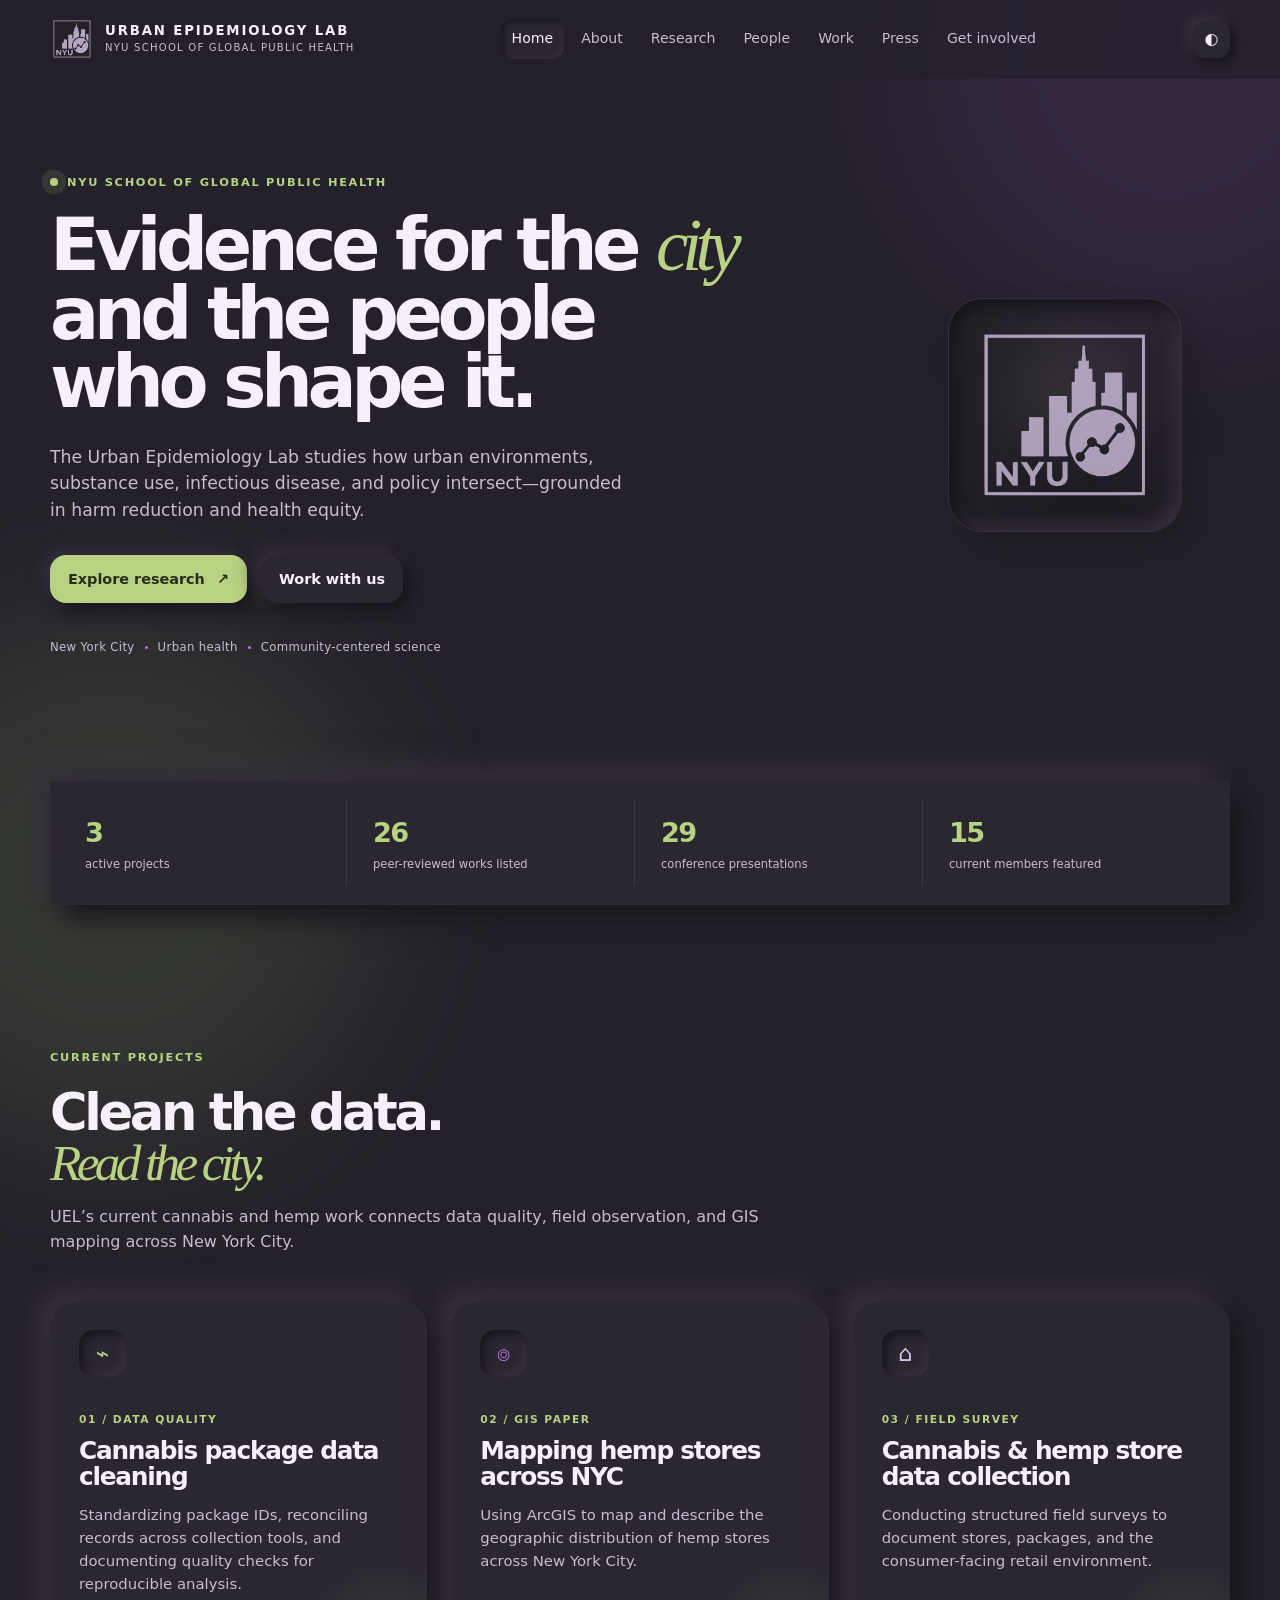
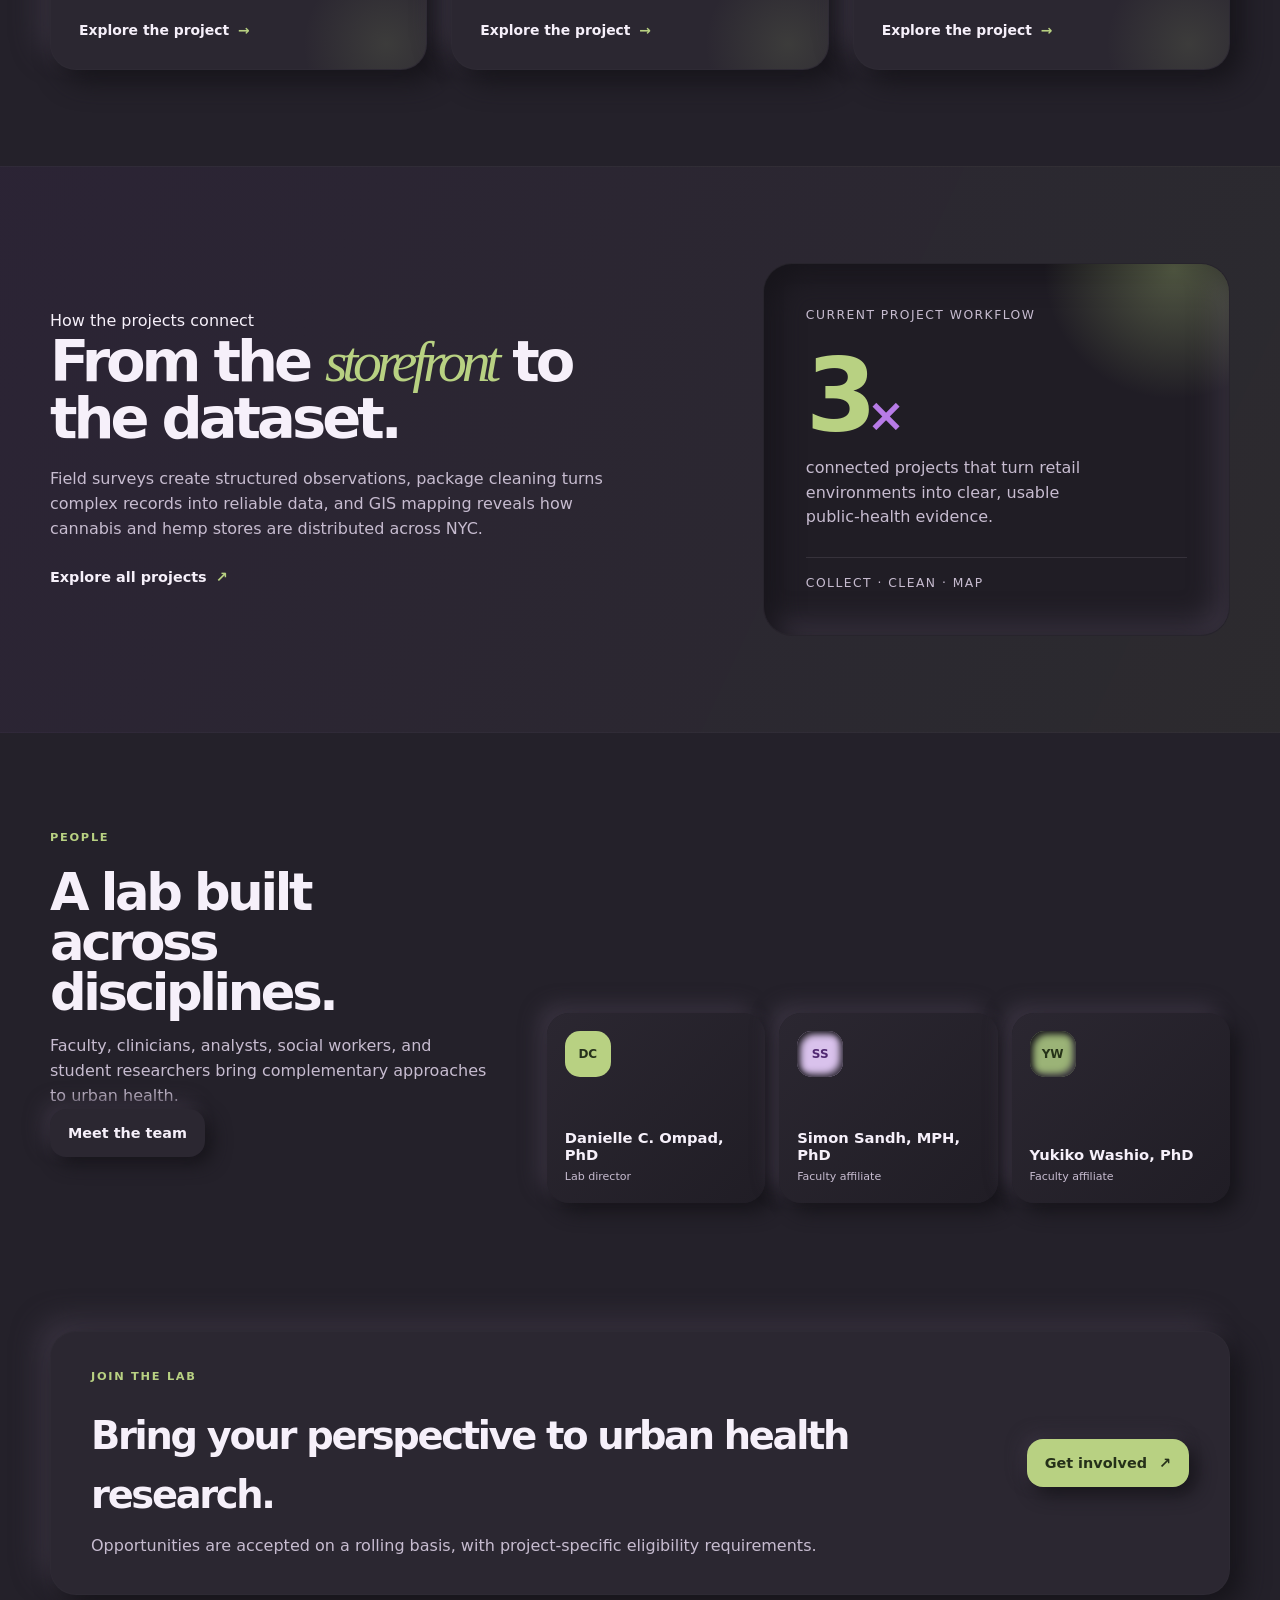
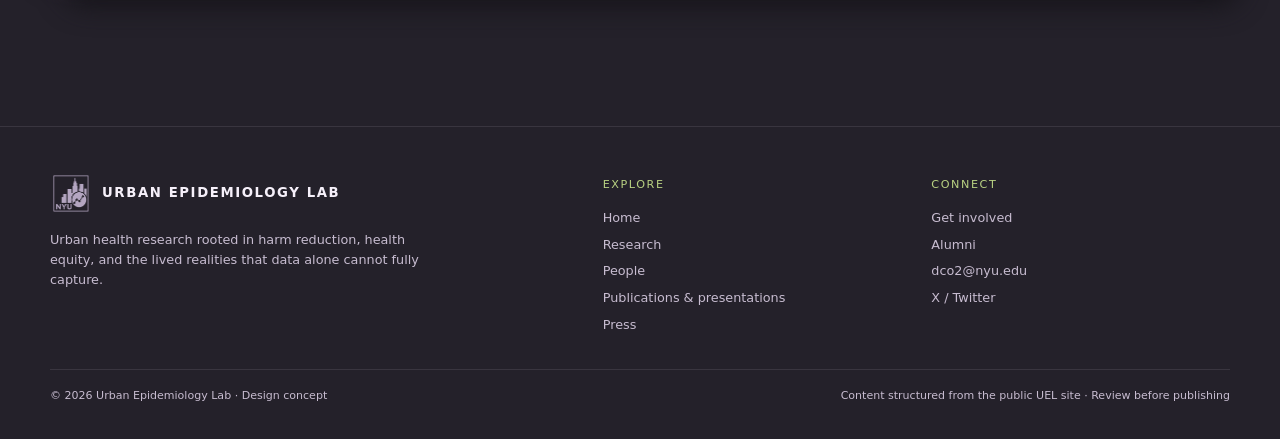
<file: index.html>
<!doctype html>
<html lang="en">
<head>
  <meta charset="utf-8">
  <meta name="viewport" content="width=device-width, initial-scale=1">
  <meta name="description" content="Urban Epidemiology Lab at NYU School of Global Public Health.">
  <meta name="theme-color" content="#24212A">
  <title>Urban Epidemiology Lab · Urban Epidemiology Lab</title>
  <link rel="icon" href="assets/images/uel-mark.svg" type="image/svg+xml">
  <link rel="stylesheet" href="assets/css/uel.css">
</head>
<body data-page="home">
  <a class="skip-link" href="#main">Skip to content</a>
  <div class="ambient ambient-one" aria-hidden="true"></div><div class="ambient ambient-two" aria-hidden="true"></div>
  <div id="site-header"></div>
  <main id="main">
<section class="hero hero-home">
  <div class="wrap hero-grid">
    <div class="hero-copy reveal">
      <p class="eyebrow"><span class="pulse-dot"></span> NYU School of Global Public Health</p>
      <h1>Evidence for the <em>city</em><br>and the people<br>who shape it.</h1>
      <p class="hero-lede">The Urban Epidemiology Lab studies how urban environments, substance use, infectious disease, and policy intersect—grounded in harm reduction and health equity.</p>
      <div class="hero-actions"><a class="button button-primary" href="research.html">Explore research <span>↗</span></a><a class="button button-soft" href="join.html">Work with us</a></div>
      <div class="hero-meta"><span>New York City</span><i></i><span>Urban health</span><i></i><span>Community-centered science</span></div>
    </div>
    <div class="hero-art home-brand-art reveal reveal-delay" aria-hidden="true">
      <span class="home-brand-glow"></span>
      <span class="home-brand-grid"></span>
      <span class="home-brand-orbit home-brand-orbit--one"></span>
      <span class="home-brand-orbit home-brand-orbit--two"></span>
      <span class="home-brand-orbit home-brand-orbit--three"></span>
      <span class="home-brand-trace home-brand-trace--one"></span>
      <span class="home-brand-trace home-brand-trace--two"></span>
      <span class="nyu-brand-mark nyu-brand-mark--home" aria-hidden="true">
        <span class="nyu-brand-mark__halo"></span>
        <span class="nyu-brand-mark__glyph">
          <img class="theme-logo theme-logo--dark" src="assets/images/uel-mark-dark.png" alt="">
          <img class="theme-logo theme-logo--light" src="assets/images/uel-mark-light.png" alt="">
        </span>
      </span>
    </div>
  </div>
</section>
<section class="section section-tight"><div class="wrap">
  <div class="impact-strip neo-panel reveal">
    <div><strong>3</strong><span>active projects</span></div><div><strong>26</strong><span>peer-reviewed works listed</span></div><div><strong>29</strong><span>conference presentations</span></div><div><strong>15</strong><span>current members featured</span></div>
  </div>
</div></section>
<section class="section"><div class="wrap">
  <div class="section-heading reveal"><p class="eyebrow">Current projects</p><h2>Clean the data.<br><em>Read the city.</em></h2><p>UEL’s current cannabis and hemp work connects data quality, field observation, and GIS mapping across New York City.</p></div>
  <div class="theme-grid">
    <article class="theme-card neo-card reveal"><div class="icon-chip icon-leaf">⌁</div><p class="card-kicker">01 / Data quality</p><h3>Cannabis package data cleaning</h3><p>Standardizing package IDs, reconciling records across collection tools, and documenting quality checks for reproducible analysis.</p><a href="research.html#package-cleaning">Explore the project <span>→</span></a></article>
    <article class="theme-card neo-card reveal reveal-delay"><div class="icon-chip icon-network">⌾</div><p class="card-kicker">02 / GIS paper</p><h3>Mapping hemp stores across NYC</h3><p>Using ArcGIS to map and describe the geographic distribution of hemp stores across New York City.</p><a href="research.html#hemp-gis">Explore the project <span>→</span></a></article>
    <article class="theme-card neo-card reveal reveal-delay-2"><div class="icon-chip icon-city">⌂</div><p class="card-kicker">03 / Field survey</p><h3>Cannabis & hemp store data collection</h3><p>Conducting structured field surveys to document stores, packages, and the consumer-facing retail environment.</p><a href="research.html#field-survey">Explore the project <span>→</span></a></article>
  </div>
</div></section>
<section class="section section-alt"><div class="wrap split-feature">
  <div class="feature-stack reveal"><div class="small-label">How the projects connect</div><h2>From the <em>storefront</em> to the dataset.</h2><p>Field surveys create structured observations, package cleaning turns complex records into reliable data, and GIS mapping reveals how cannabis and hemp stores are distributed across NYC.</p><a class="text-link" href="research.html">Explore all projects <span>↗</span></a></div>
  <div class="featured-metric neo-deep reveal reveal-delay"><span class="metric-glow"></span><p class="metric-label">Current project workflow</p><strong>3<span>×</span></strong><p>connected projects that turn retail environments into clear, usable public-health evidence.</p><div class="metric-rule"></div><p class="metric-note">Collect · clean · map</p></div>
</div></section>
<section class="section"><div class="wrap home-people">
  <div class="section-heading compact reveal"><p class="eyebrow">People</p><h2>A lab built across disciplines.</h2><p>Faculty, clinicians, analysts, social workers, and student researchers bring complementary approaches to urban health.</p><a class="button button-soft" href="people.html">Meet the team</a></div>
  <div class="team-peek reveal" id="home-team-peek"></div>
</div></section>
<section class="section section-cta"><div class="wrap cta-panel neo-panel reveal"><div><p class="eyebrow">Join the lab</p><h2>Bring your perspective to urban health research.</h2><p>Opportunities are accepted on a rolling basis, with project-specific eligibility requirements.</p></div><a class="button button-primary" href="join.html">Get involved <span>↗</span></a></div></section>
</main>
  <div id="site-footer"></div>
  <dialog class="person-dialog" id="person-dialog" aria-label="Team member profile"><button class="dialog-close" type="button" aria-label="Close profile">×</button><div id="dialog-content"></div></dialog>
  <script src="assets/js/site-data.js"></script><script src="assets/js/site.js"></script>
</body>
</html>
</file>
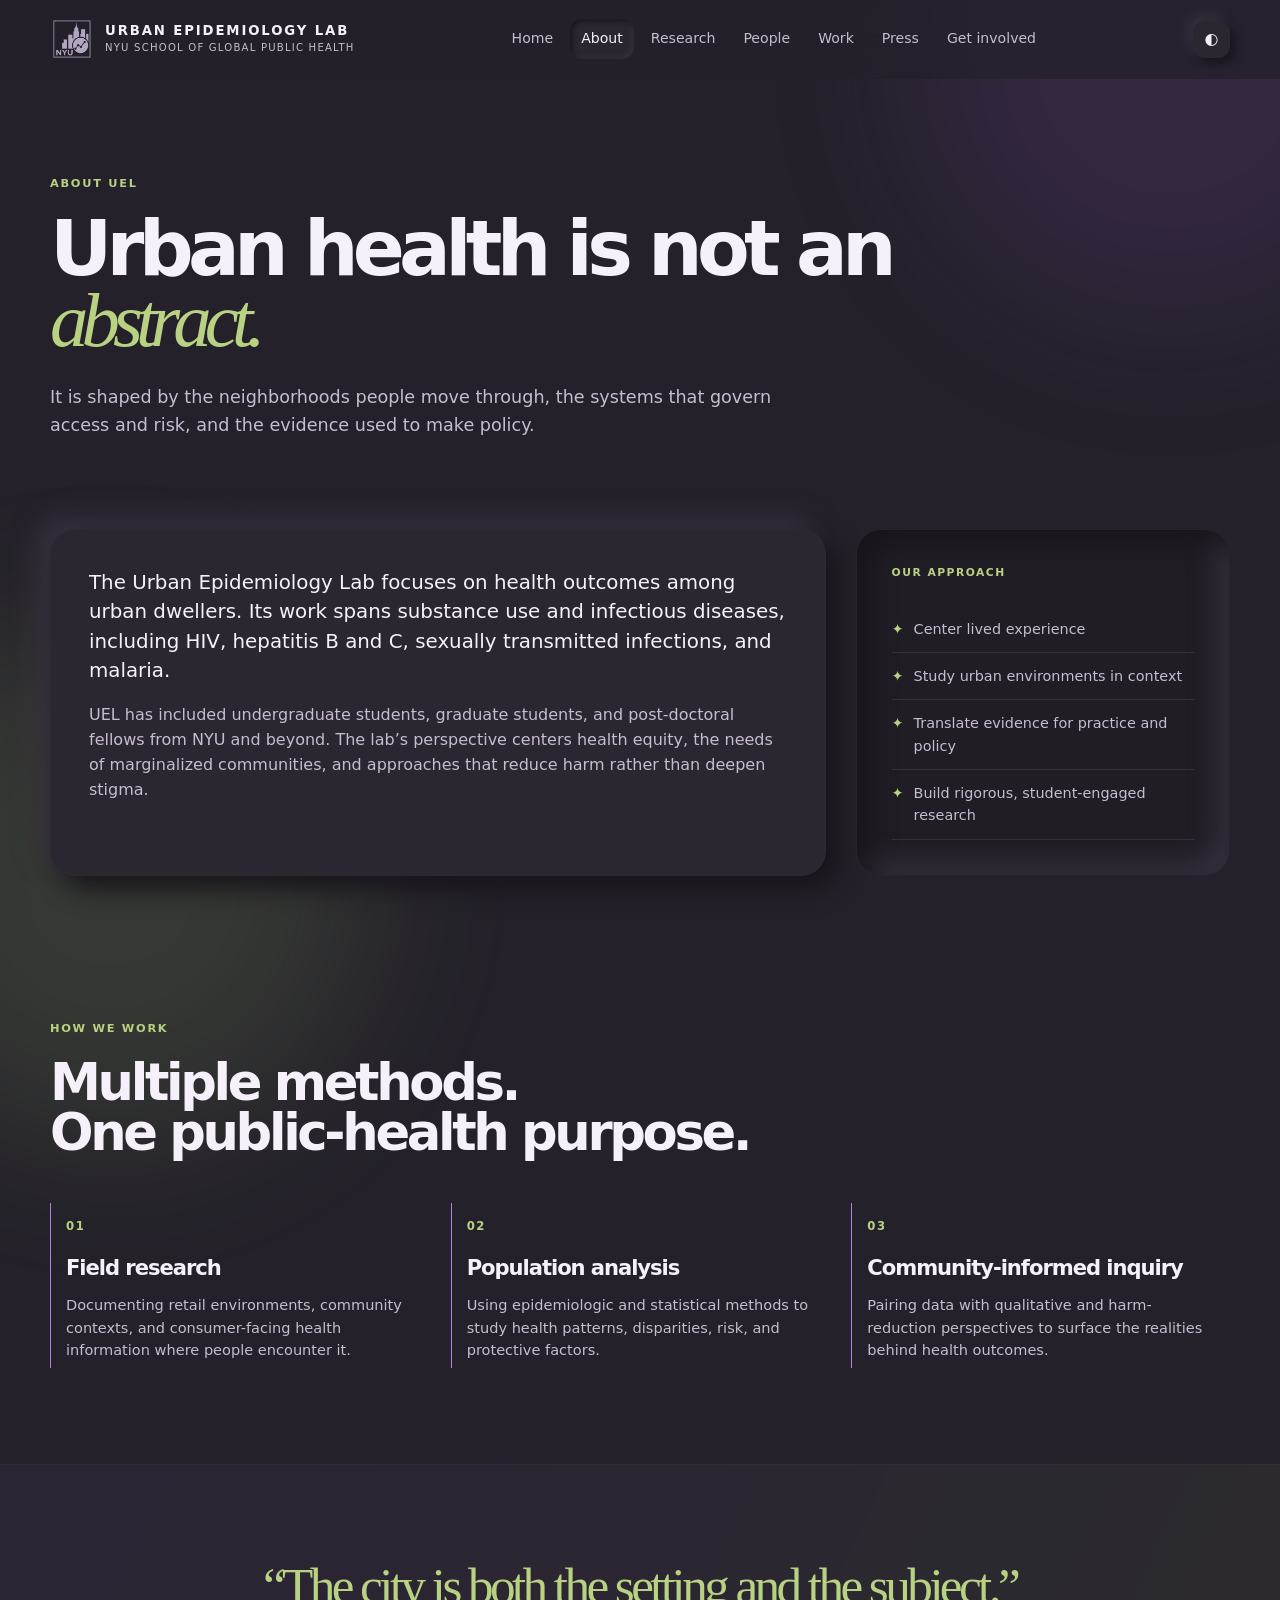
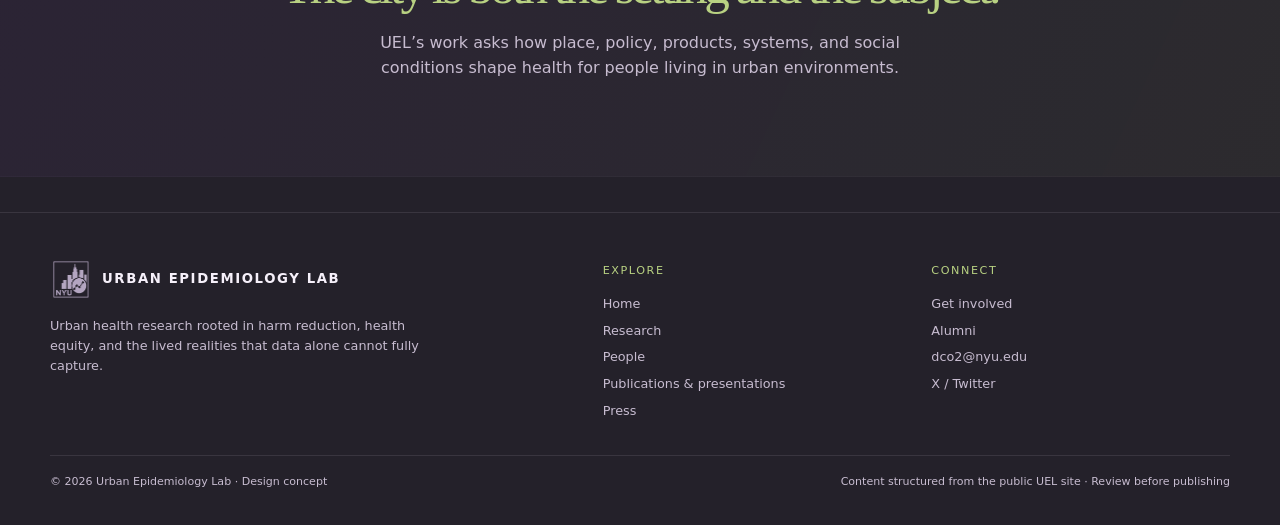
<file: about.html>
<!doctype html>
<html lang="en">
<head>
  <meta charset="utf-8">
  <meta name="viewport" content="width=device-width, initial-scale=1">
  <meta name="description" content="About the Urban Epidemiology Lab.">
  <meta name="theme-color" content="#24212A">
  <title>About UEL · Urban Epidemiology Lab</title>
  <link rel="icon" href="assets/images/uel-mark.svg" type="image/svg+xml">
  <link rel="stylesheet" href="assets/css/uel.css">
</head>
<body data-page="about">
  <a class="skip-link" href="#main">Skip to content</a>
  <div class="ambient ambient-one" aria-hidden="true"></div><div class="ambient ambient-two" aria-hidden="true"></div>
  <div id="site-header"></div>
  <main id="main">
<section class="page-hero"><div class="wrap"><p class="eyebrow">About UEL</p><h1>Urban health is not an <em>abstract.</em></h1><p class="page-lede">It is shaped by the neighborhoods people move through, the systems that govern access and risk, and the evidence used to make policy.</p></div></section>
<section class="section section-tight"><div class="wrap about-layout"><div class="prose neo-panel reveal"><p class="lead">The Urban Epidemiology Lab focuses on health outcomes among urban dwellers. Its work spans substance use and infectious diseases, including HIV, hepatitis B and C, sexually transmitted infections, and malaria.</p><p>UEL has included undergraduate students, graduate students, and post-doctoral fellows from NYU and beyond. The lab’s perspective centers health equity, the needs of marginalized communities, and approaches that reduce harm rather than deepen stigma.</p></div><aside class="mission-card neo-deep reveal reveal-delay"><p class="card-kicker">Our approach</p><ul><li>Center lived experience</li><li>Study urban environments in context</li><li>Translate evidence for practice and policy</li><li>Build rigorous, student-engaged research</li></ul></aside></div></section>
<section class="section"><div class="wrap"><div class="section-heading reveal"><p class="eyebrow">How we work</p><h2>Multiple methods.<br>One public-health purpose.</h2></div><div class="method-grid"><article class="method-item reveal"><span>01</span><h3>Field research</h3><p>Documenting retail environments, community contexts, and consumer-facing health information where people encounter it.</p></article><article class="method-item reveal reveal-delay"><span>02</span><h3>Population analysis</h3><p>Using epidemiologic and statistical methods to study health patterns, disparities, risk, and protective factors.</p></article><article class="method-item reveal reveal-delay-2"><span>03</span><h3>Community-informed inquiry</h3><p>Pairing data with qualitative and harm-reduction perspectives to surface the realities behind health outcomes.</p></article></div></div></section>
<section class="section section-alt"><div class="wrap quote-band reveal"><blockquote>“The city is both the setting and the subject.”</blockquote><p>UEL’s work asks how place, policy, products, systems, and social conditions shape health for people living in urban environments.</p></div></section>
</main>
  <div id="site-footer"></div>
  <dialog class="person-dialog" id="person-dialog" aria-label="Team member profile"><button class="dialog-close" type="button" aria-label="Close profile">×</button><div id="dialog-content"></div></dialog>
  <script src="assets/js/site-data.js"></script><script src="assets/js/site.js"></script>
</body>
</html>
</file>
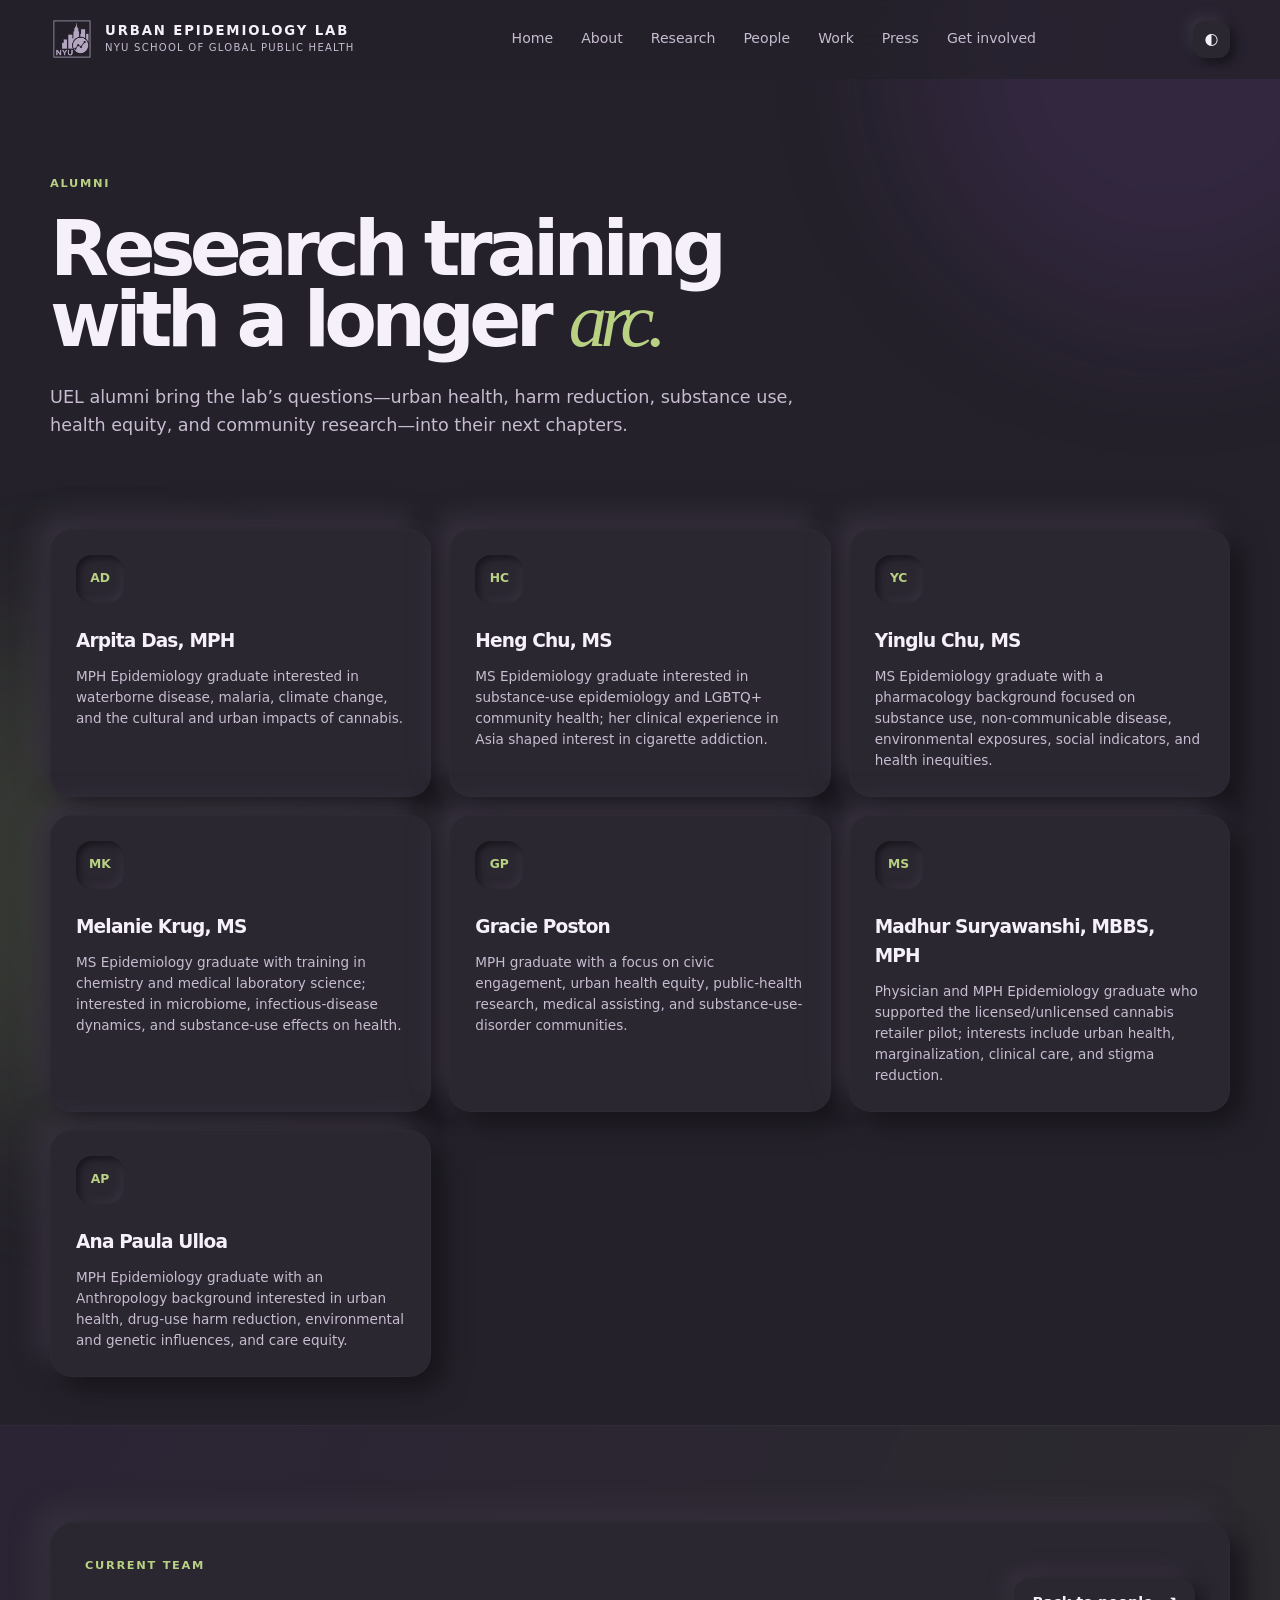
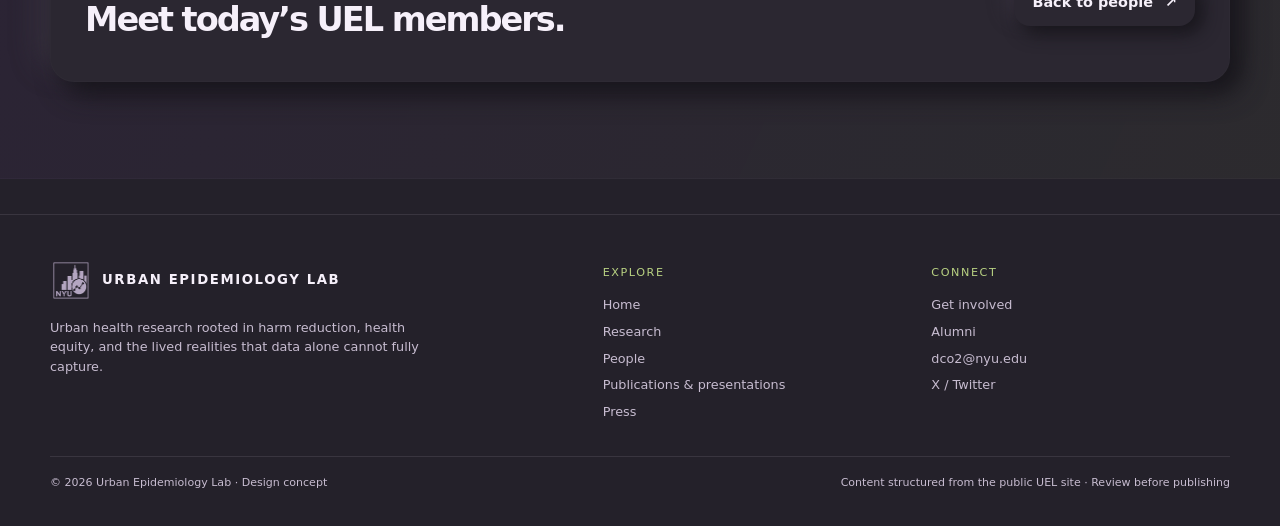
<file: alumni.html>
<!doctype html>
<html lang="en">
<head>
  <meta charset="utf-8">
  <meta name="viewport" content="width=device-width, initial-scale=1">
  <meta name="description" content="UEL alumni.">
  <meta name="theme-color" content="#24212A">
  <title>Alumni · Urban Epidemiology Lab</title>
  <link rel="icon" href="assets/images/uel-mark.svg" type="image/svg+xml">
  <link rel="stylesheet" href="assets/css/uel.css">
</head>
<body data-page="alumni">
  <a class="skip-link" href="#main">Skip to content</a>
  <div class="ambient ambient-one" aria-hidden="true"></div><div class="ambient ambient-two" aria-hidden="true"></div>
  <div id="site-header"></div>
  <main id="main">
<section class="page-hero"><div class="wrap"><p class="eyebrow">Alumni</p><h1>Research training<br>with a longer <em>arc.</em></h1><p class="page-lede">UEL alumni bring the lab’s questions—urban health, harm reduction, substance use, health equity, and community research—into their next chapters.</p></div></section>
<section class="section section-tight"><div class="wrap"><div id="alumni-grid" class="alumni-grid"></div></div></section>
<section class="section section-alt"><div class="wrap alumni-return neo-panel reveal"><div><p class="eyebrow">Current team</p><h2>Meet today’s UEL members.</h2></div><a class="button button-soft" href="people.html">Back to people <span>↗</span></a></div></section>
</main>
  <div id="site-footer"></div>
  <dialog class="person-dialog" id="person-dialog" aria-label="Team member profile"><button class="dialog-close" type="button" aria-label="Close profile">×</button><div id="dialog-content"></div></dialog>
  <script src="assets/js/site-data.js"></script><script src="assets/js/site.js"></script>
</body>
</html>
</file>
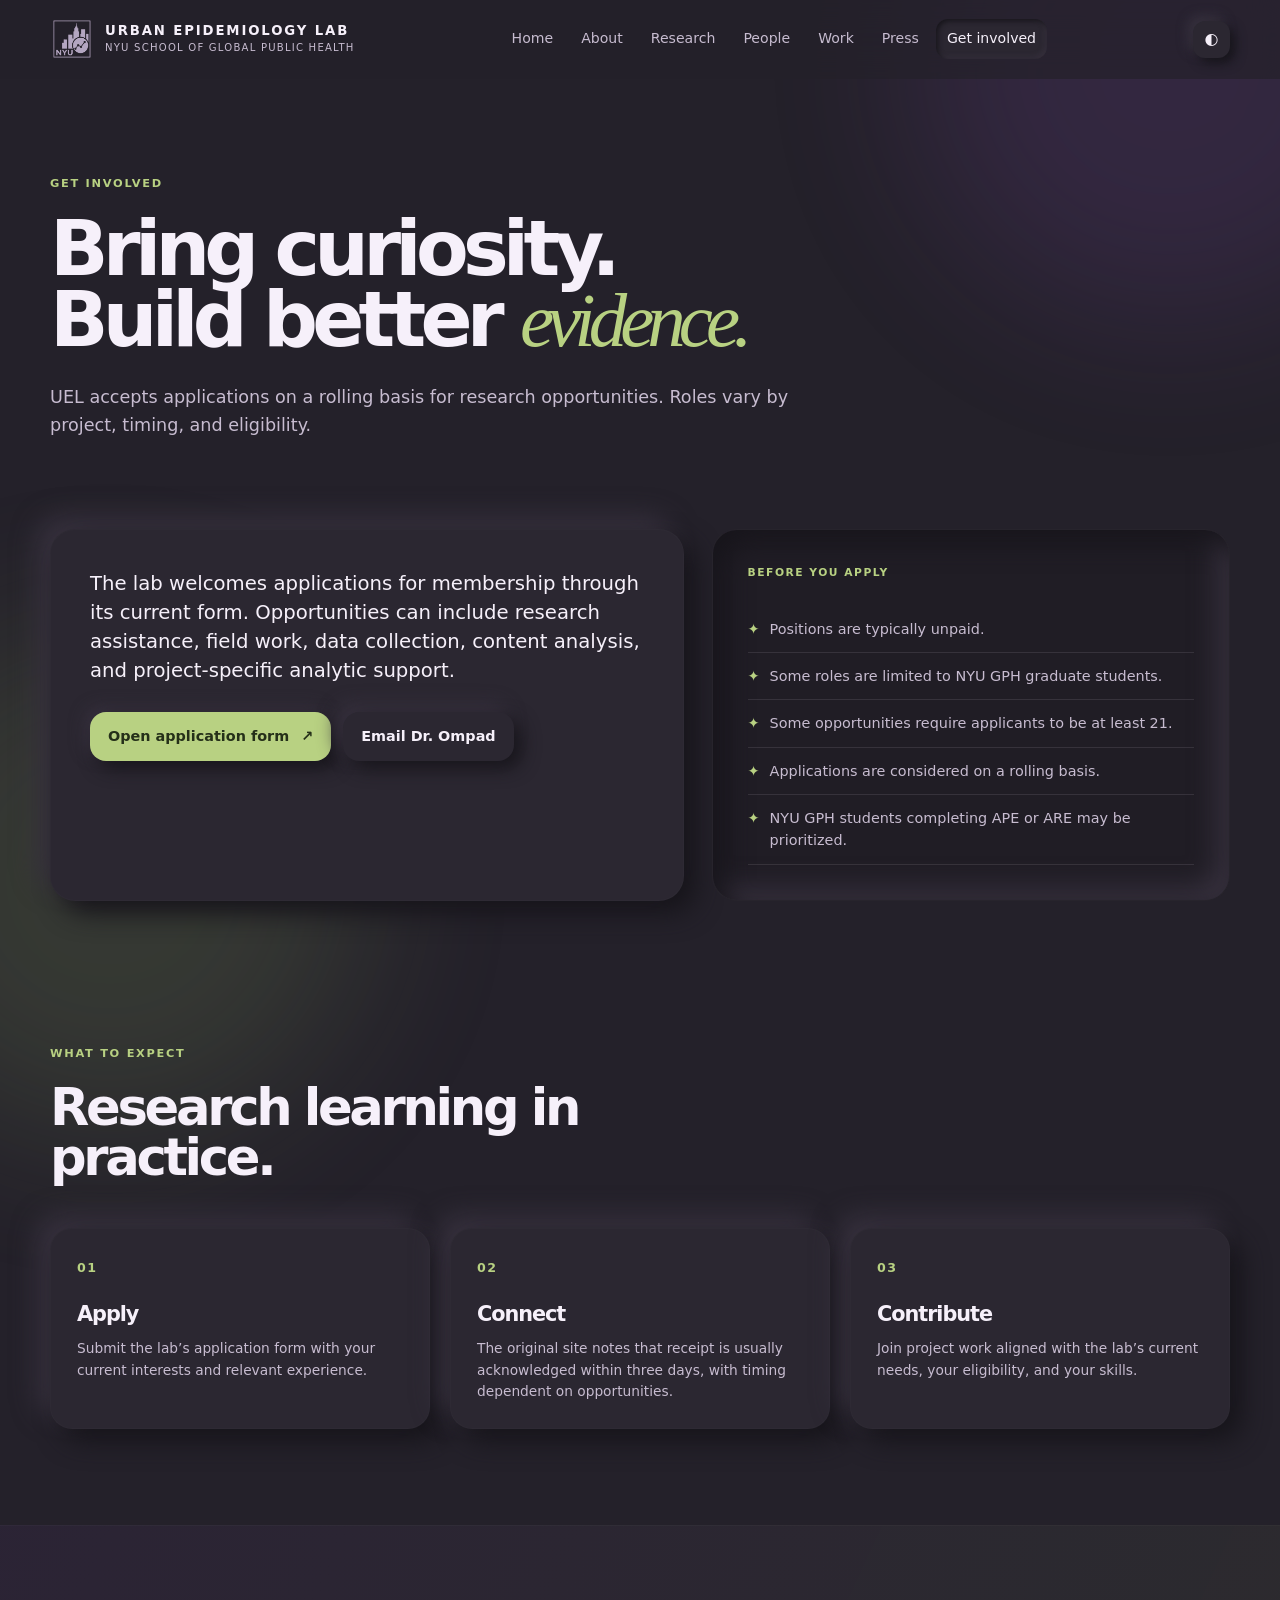
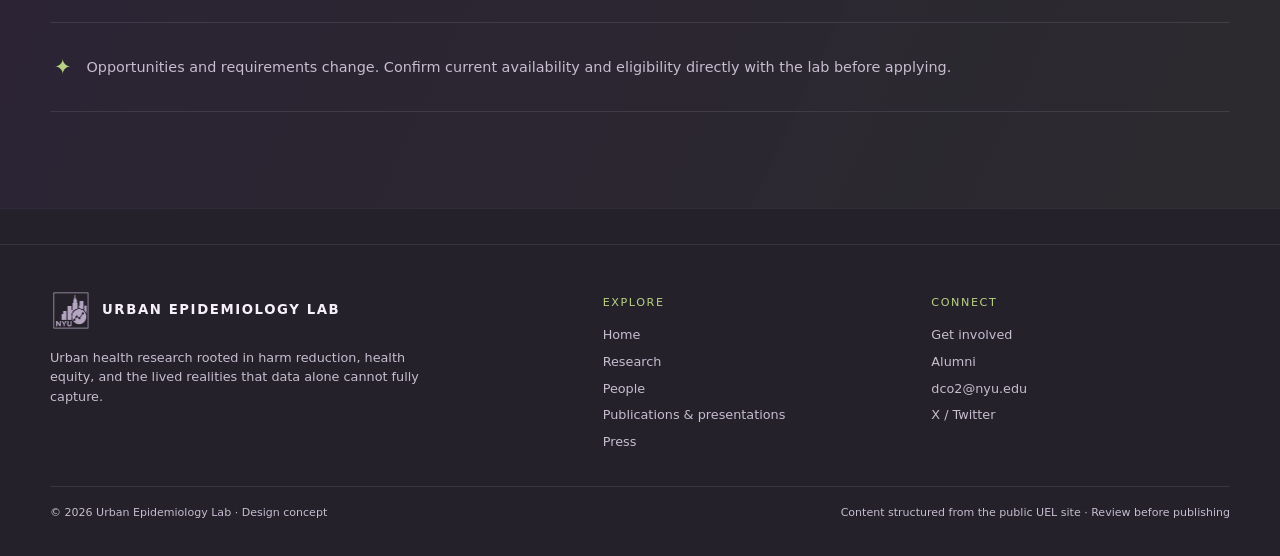
<file: join.html>
<!doctype html>
<html lang="en">
<head>
  <meta charset="utf-8">
  <meta name="viewport" content="width=device-width, initial-scale=1">
  <meta name="description" content="Join the Urban Epidemiology Lab.">
  <meta name="theme-color" content="#24212A">
  <title>Get Involved · Urban Epidemiology Lab</title>
  <link rel="icon" href="assets/images/uel-mark.svg" type="image/svg+xml">
  <link rel="stylesheet" href="assets/css/uel.css">
</head>
<body data-page="join">
  <a class="skip-link" href="#main">Skip to content</a>
  <div class="ambient ambient-one" aria-hidden="true"></div><div class="ambient ambient-two" aria-hidden="true"></div>
  <div id="site-header"></div>
  <main id="main">
<section class="page-hero"><div class="wrap"><p class="eyebrow">Get involved</p><h1>Bring curiosity.<br>Build better <em>evidence.</em></h1><p class="page-lede">UEL accepts applications on a rolling basis for research opportunities. Roles vary by project, timing, and eligibility.</p></div></section>
<section class="section section-tight"><div class="wrap join-layout"><div class="join-main neo-panel reveal"><p class="lead">The lab welcomes applications for membership through its current form. Opportunities can include research assistance, field work, data collection, content analysis, and project-specific analytic support.</p><div class="join-actions"><a class="button button-primary" href="https://docs.google.com/forms/d/e/1FAIpQLSeiWpui6QGH4bvrCKaGFrCFbV7sionpUveTnixNB6X7UL5sAA/viewform?usp=send_form" target="_blank" rel="noreferrer">Open application form <span>↗</span></a><a class="button button-soft" href="mailto:dco2@nyu.edu">Email Dr. Ompad</a></div></div><aside class="join-checklist neo-deep reveal reveal-delay"><p class="card-kicker">Before you apply</p><ul><li>Positions are typically unpaid.</li><li>Some roles are limited to NYU GPH graduate students.</li><li>Some opportunities require applicants to be at least 21.</li><li>Applications are considered on a rolling basis.</li><li>NYU GPH students completing APE or ARE may be prioritized.</li></ul></aside></div></section>
<section class="section"><div class="wrap"><div class="section-heading compact reveal"><p class="eyebrow">What to expect</p><h2>Research learning in practice.</h2></div><div class="expect-grid"><article class="neo-card reveal"><span class="step">01</span><h3>Apply</h3><p>Submit the lab’s application form with your current interests and relevant experience.</p></article><article class="neo-card reveal reveal-delay"><span class="step">02</span><h3>Connect</h3><p>The original site notes that receipt is usually acknowledged within three days, with timing dependent on opportunities.</p></article><article class="neo-card reveal reveal-delay-2"><span class="step">03</span><h3>Contribute</h3><p>Join project work aligned with the lab’s current needs, your eligibility, and your skills.</p></article></div></div></section>
<section class="section section-alt"><div class="wrap note-strip reveal"><span class="note-star">✦</span><p>Opportunities and requirements change. Confirm current availability and eligibility directly with the lab before applying.</p></div></section>
</main>
  <div id="site-footer"></div>
  <dialog class="person-dialog" id="person-dialog" aria-label="Team member profile"><button class="dialog-close" type="button" aria-label="Close profile">×</button><div id="dialog-content"></div></dialog>
  <script src="assets/js/site-data.js"></script><script src="assets/js/site.js"></script>
</body>
</html>
</file>
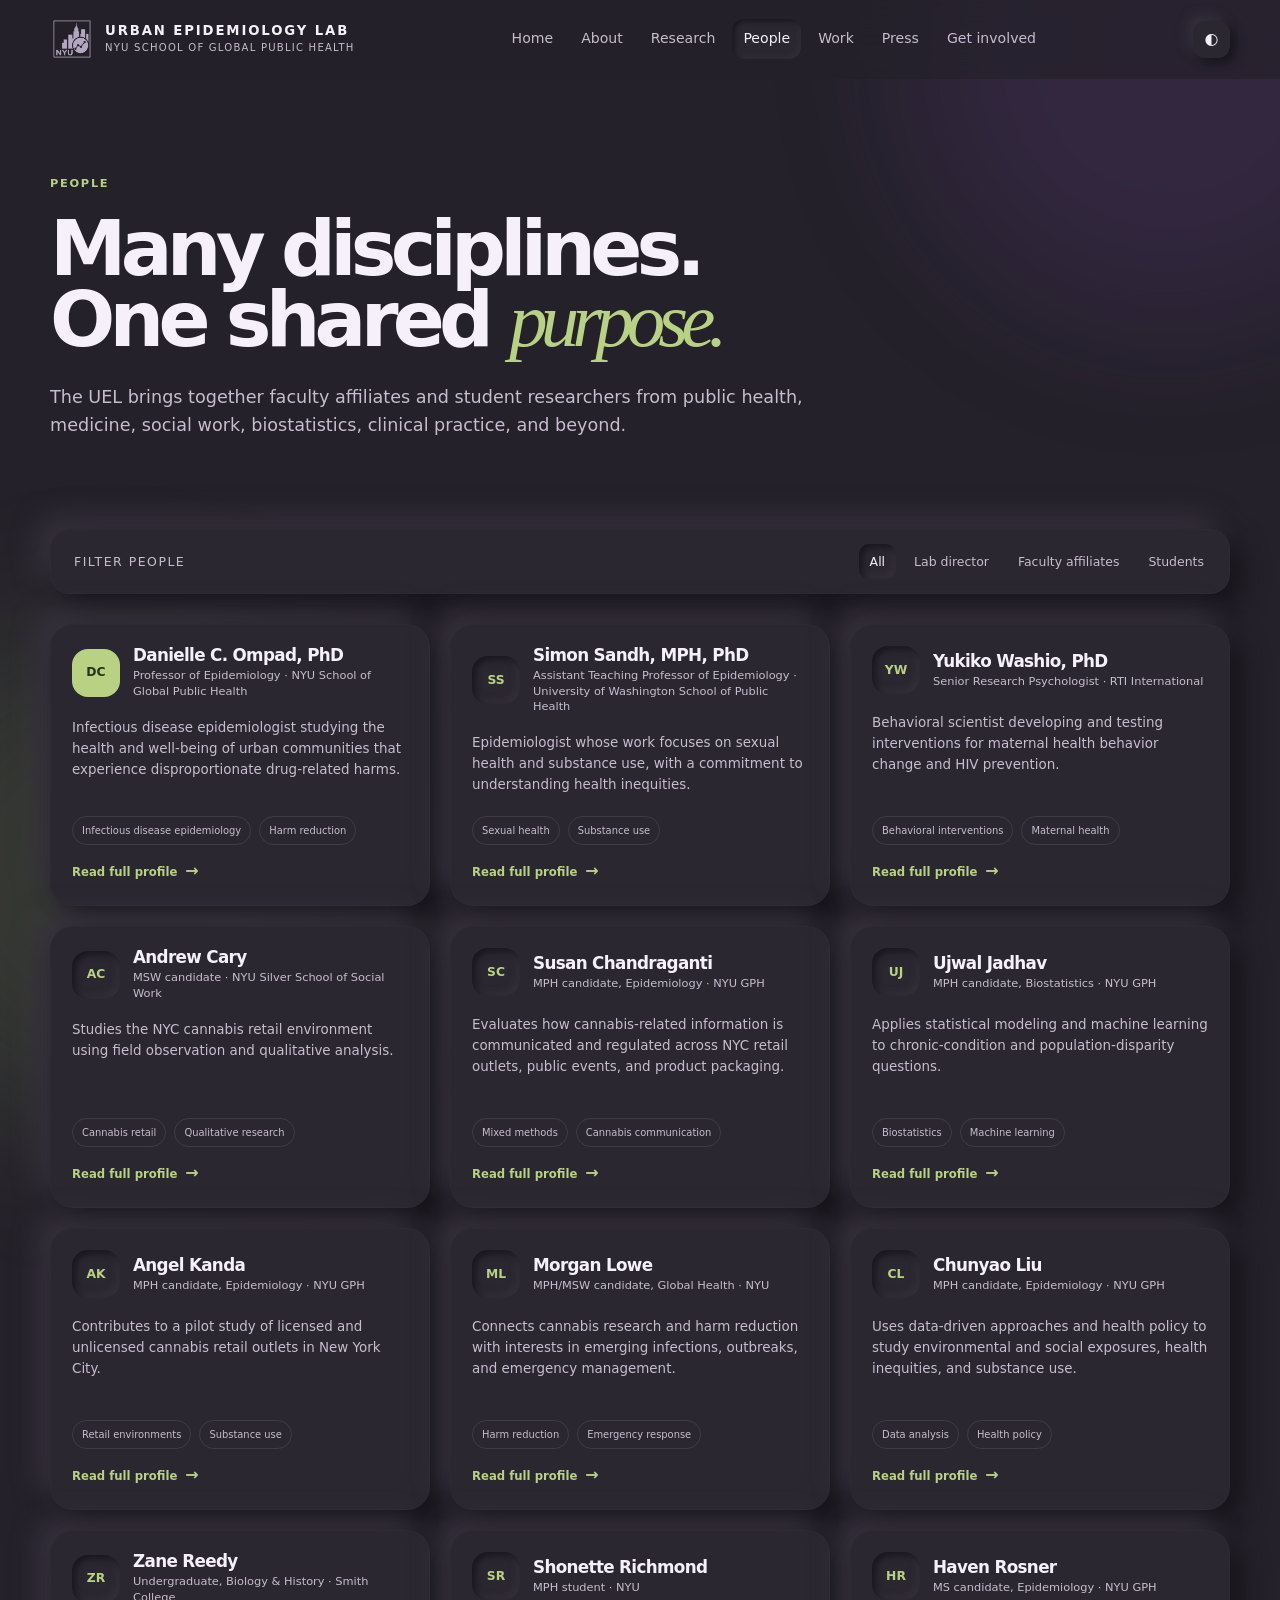
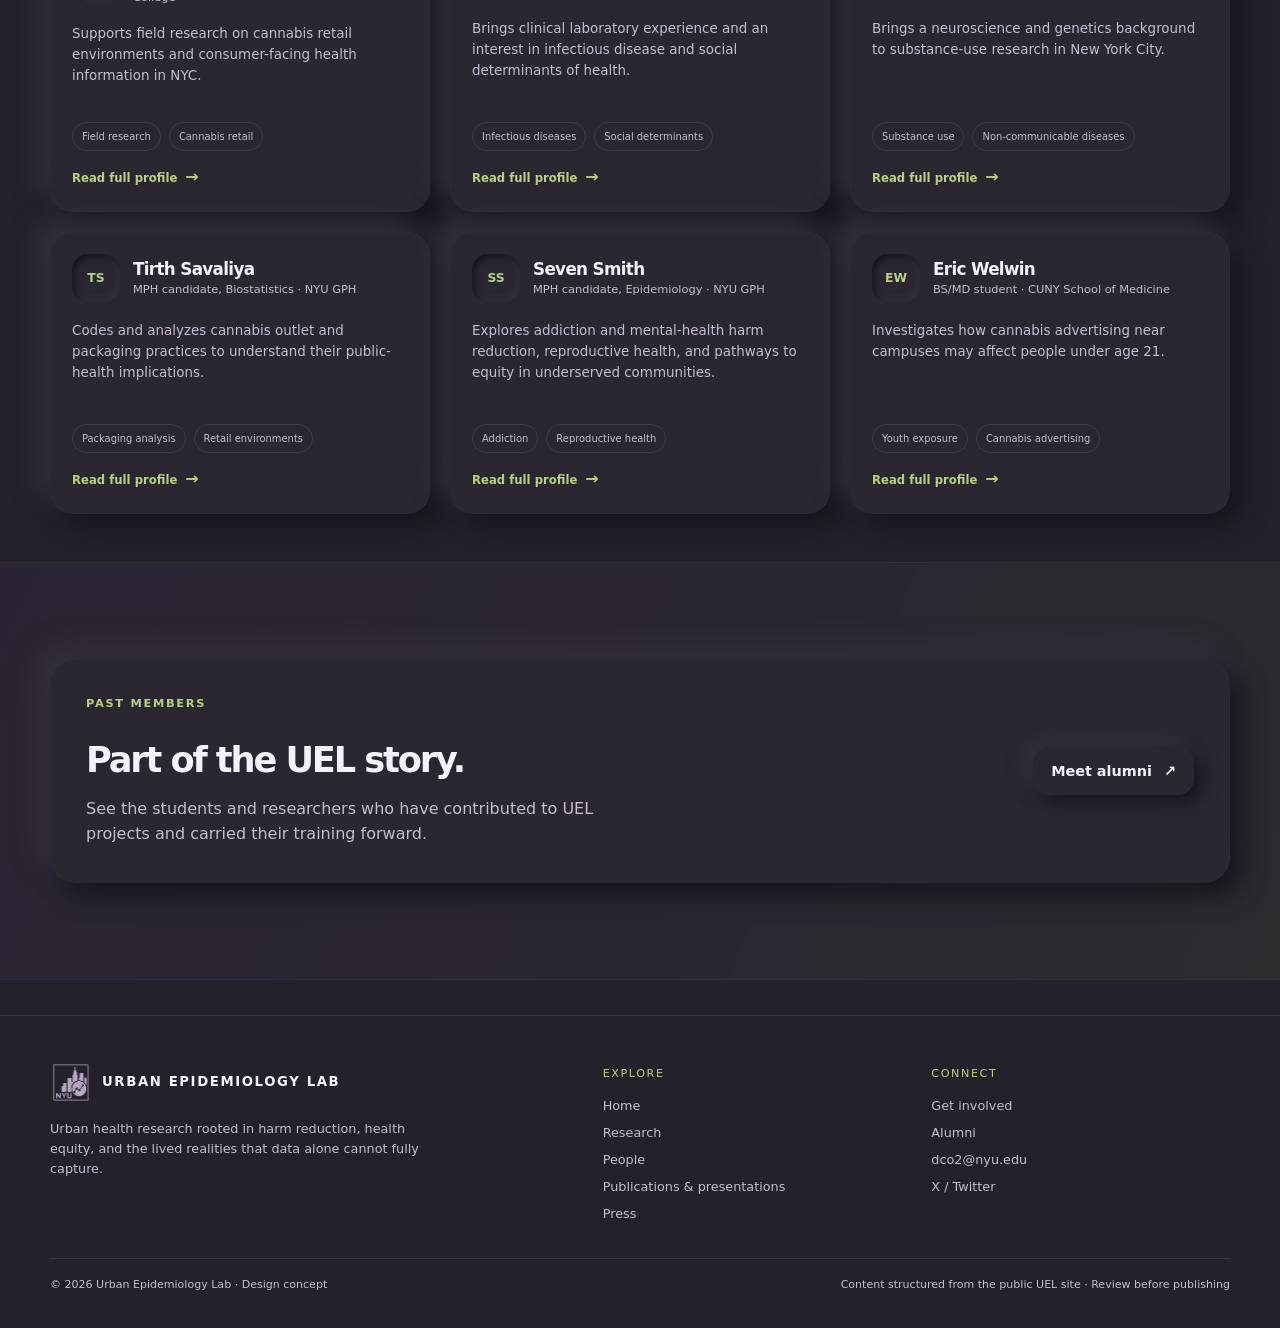
<file: people.html>
<!doctype html>
<html lang="en">
<head>
  <meta charset="utf-8">
  <meta name="viewport" content="width=device-width, initial-scale=1">
  <meta name="description" content="People of the Urban Epidemiology Lab.">
  <meta name="theme-color" content="#24212A">
  <title>People · Urban Epidemiology Lab</title>
  <link rel="icon" href="assets/images/uel-mark.svg" type="image/svg+xml">
  <link rel="stylesheet" href="assets/css/uel.css">
</head>
<body data-page="people">
  <a class="skip-link" href="#main">Skip to content</a>
  <div class="ambient ambient-one" aria-hidden="true"></div><div class="ambient ambient-two" aria-hidden="true"></div>
  <div id="site-header"></div>
  <main id="main">
<section class="page-hero"><div class="wrap"><p class="eyebrow">People</p><h1>Many disciplines.<br>One shared <em>purpose.</em></h1><p class="page-lede">The UEL brings together faculty affiliates and student researchers from public health, medicine, social work, biostatistics, clinical practice, and beyond.</p></div></section>
<section class="section section-tight"><div class="wrap"><div class="filter-bar neo-panel reveal"><div class="filter-label">Filter people</div><div class="filter-controls" id="people-filters"><button class="filter active" data-filter="All">All</button><button class="filter" data-filter="Lab director">Lab director</button><button class="filter" data-filter="Faculty affiliate">Faculty affiliates</button><button class="filter" data-filter="Student member">Students</button></div></div><div id="people-grid" class="people-grid"></div></div></section>
<section class="section section-alt"><div class="wrap people-bottom neo-panel reveal"><div><p class="eyebrow">Past members</p><h2>Part of the UEL story.</h2><p>See the students and researchers who have contributed to UEL projects and carried their training forward.</p></div><a class="button button-soft" href="alumni.html">Meet alumni <span>↗</span></a></div></section>
</main>
  <div id="site-footer"></div>
  <dialog class="person-dialog" id="person-dialog" aria-label="Team member profile"><button class="dialog-close" type="button" aria-label="Close profile">×</button><div id="dialog-content" class="dialog-content"></div></dialog>
  <script src="assets/js/site-data.js"></script><script src="assets/js/site.js"></script>
</body>
</html>
</file>
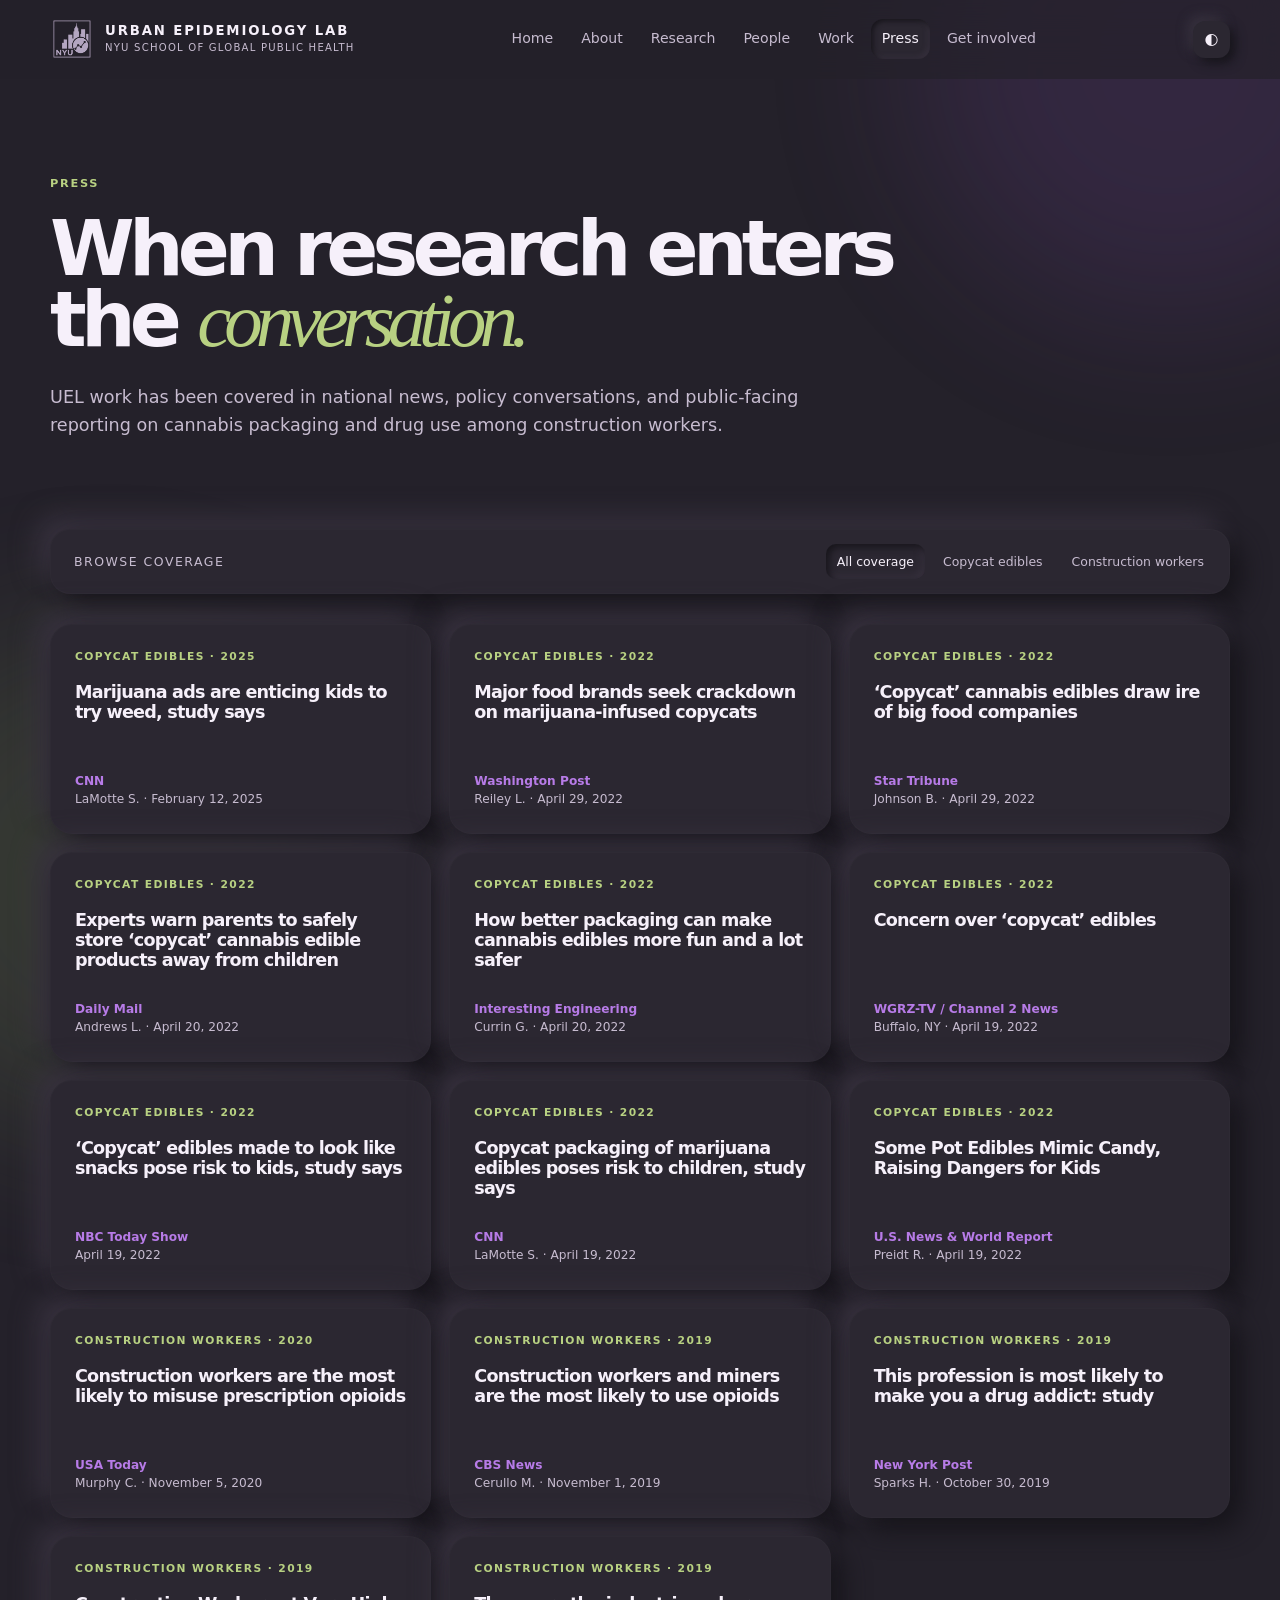
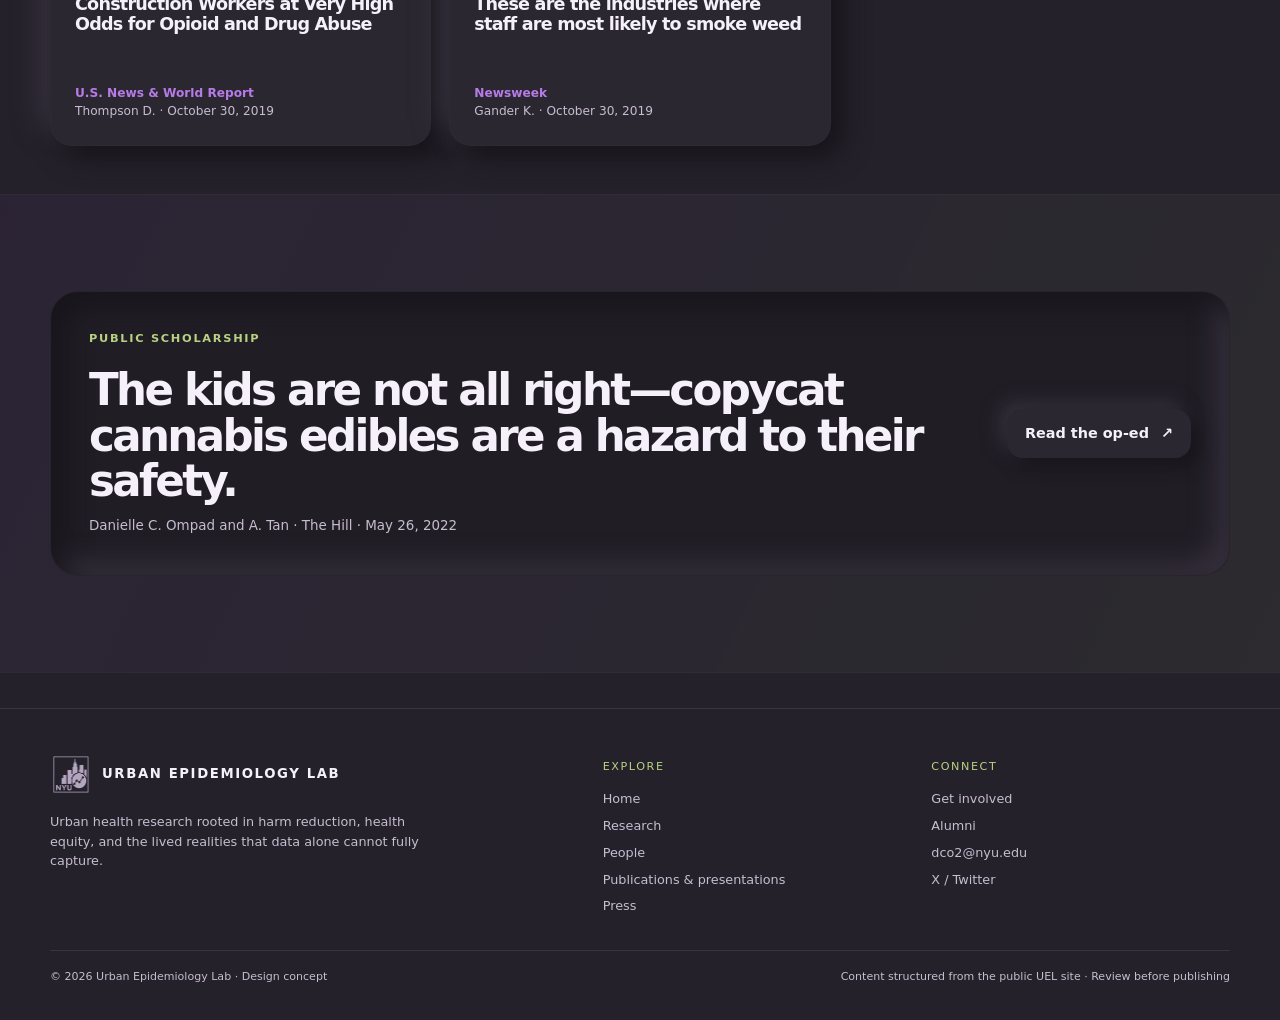
<file: press.html>
<!doctype html>
<html lang="en">
<head>
  <meta charset="utf-8">
  <meta name="viewport" content="width=device-width, initial-scale=1">
  <meta name="description" content="News coverage of UEL research.">
  <meta name="theme-color" content="#24212A">
  <title>Press · Urban Epidemiology Lab</title>
  <link rel="icon" href="assets/images/uel-mark.svg" type="image/svg+xml">
  <link rel="stylesheet" href="assets/css/uel.css">
</head>
<body data-page="press">
  <a class="skip-link" href="#main">Skip to content</a>
  <div class="ambient ambient-one" aria-hidden="true"></div><div class="ambient ambient-two" aria-hidden="true"></div>
  <div id="site-header"></div>
  <main id="main">
<section class="page-hero"><div class="wrap"><p class="eyebrow">Press</p><h1>When research enters<br>the <em>conversation.</em></h1><p class="page-lede">UEL work has been covered in national news, policy conversations, and public-facing reporting on cannabis packaging and drug use among construction workers.</p></div></section>
<section class="section section-tight"><div class="wrap"><div class="filter-bar neo-panel reveal"><div class="filter-label">Browse coverage</div><div class="filter-controls" id="press-filters"><button class="filter active" data-press="All">All coverage</button><button class="filter" data-press="Copycat edibles">Copycat edibles</button><button class="filter" data-press="Construction workers">Construction workers</button></div></div><div id="press-grid" class="press-grid"></div></div></section>
<section class="section section-alt"><div class="wrap oped-card neo-deep reveal"><div><p class="eyebrow">Public scholarship</p><h2>The kids are not all right—copycat cannabis edibles are a hazard to their safety.</h2><p>Danielle C. Ompad and A. Tan · The Hill · May 26, 2022</p></div><a class="button button-soft" href="https://thehill.com/opinion/healthcare/3501838-the-kids-are-not-all-right-copycat-cannabis-edibles-are-a-hazard-to-their-safety/" target="_blank" rel="noreferrer">Read the op-ed <span>↗</span></a></div></section>
</main>
  <div id="site-footer"></div>
  <dialog class="person-dialog" id="person-dialog" aria-label="Team member profile"><button class="dialog-close" type="button" aria-label="Close profile">×</button><div id="dialog-content"></div></dialog>
  <script src="assets/js/site-data.js"></script><script src="assets/js/site.js"></script>
</body>
</html>
</file>
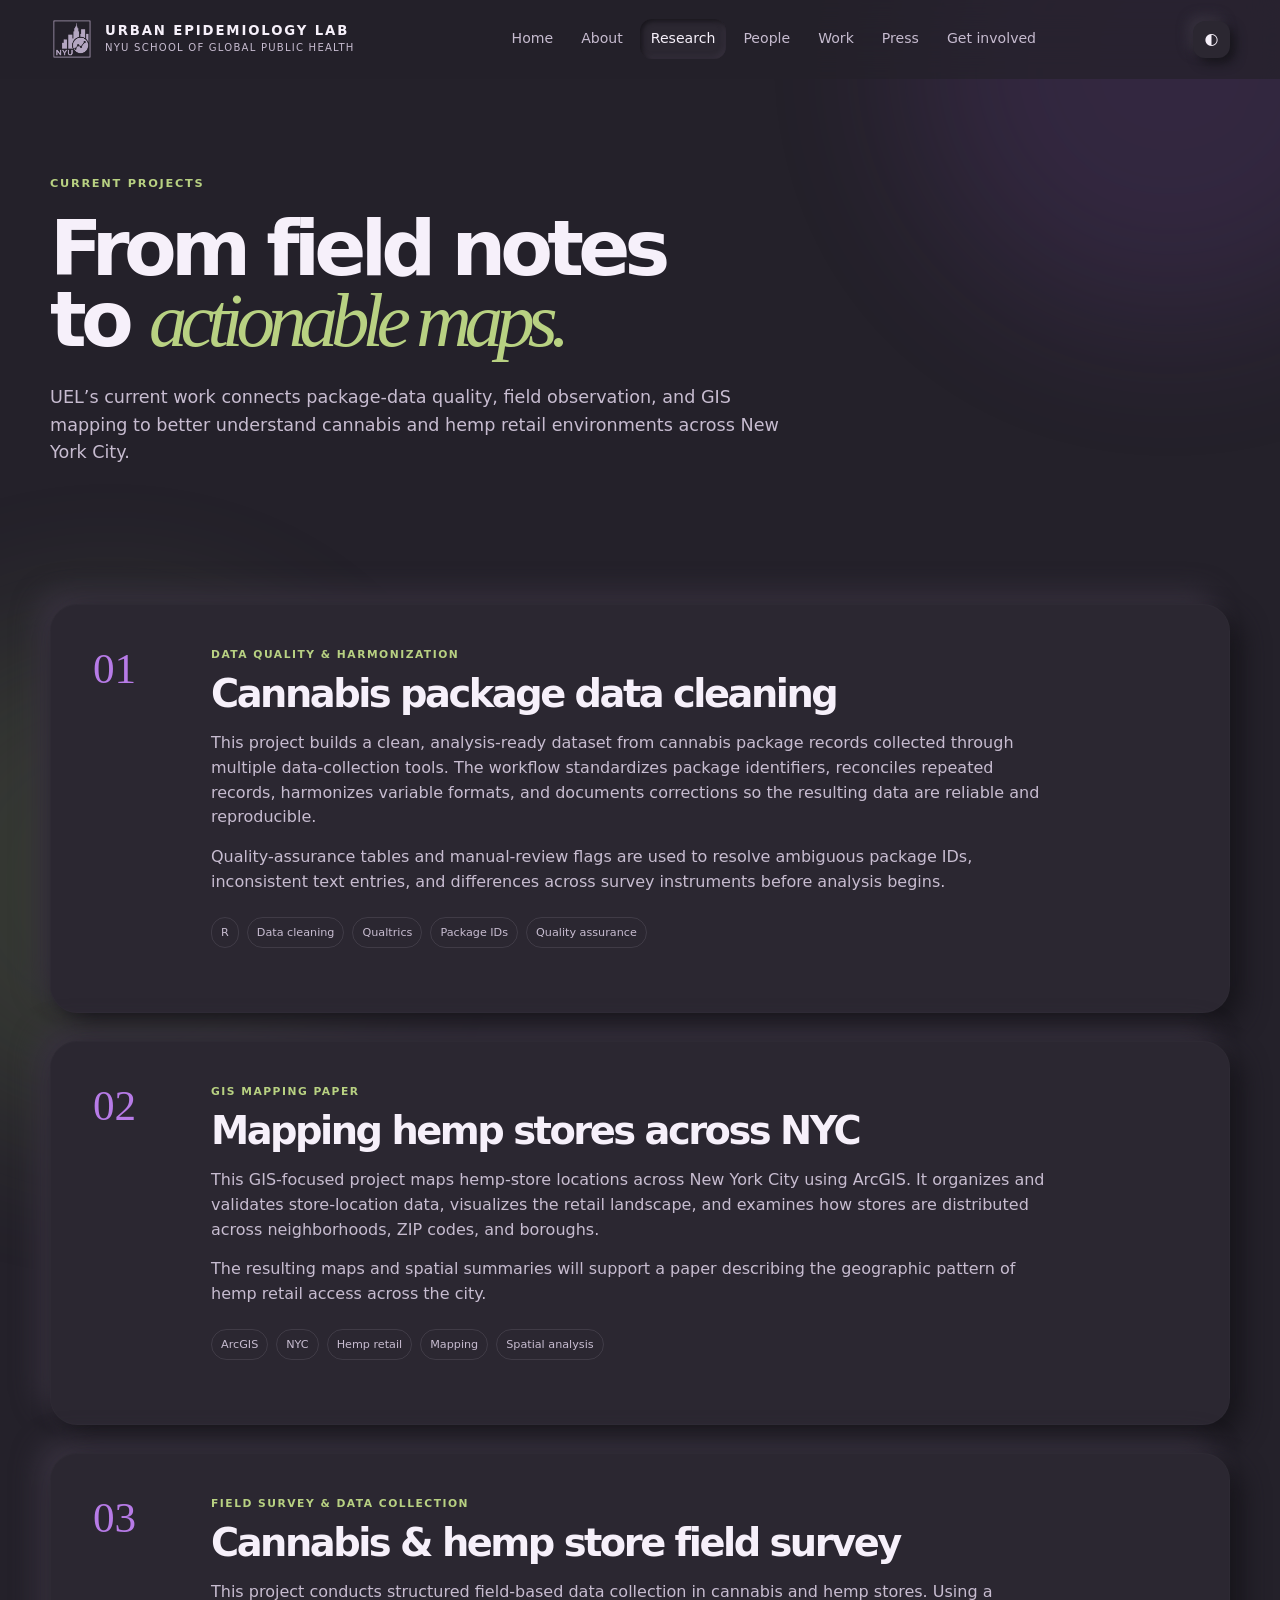
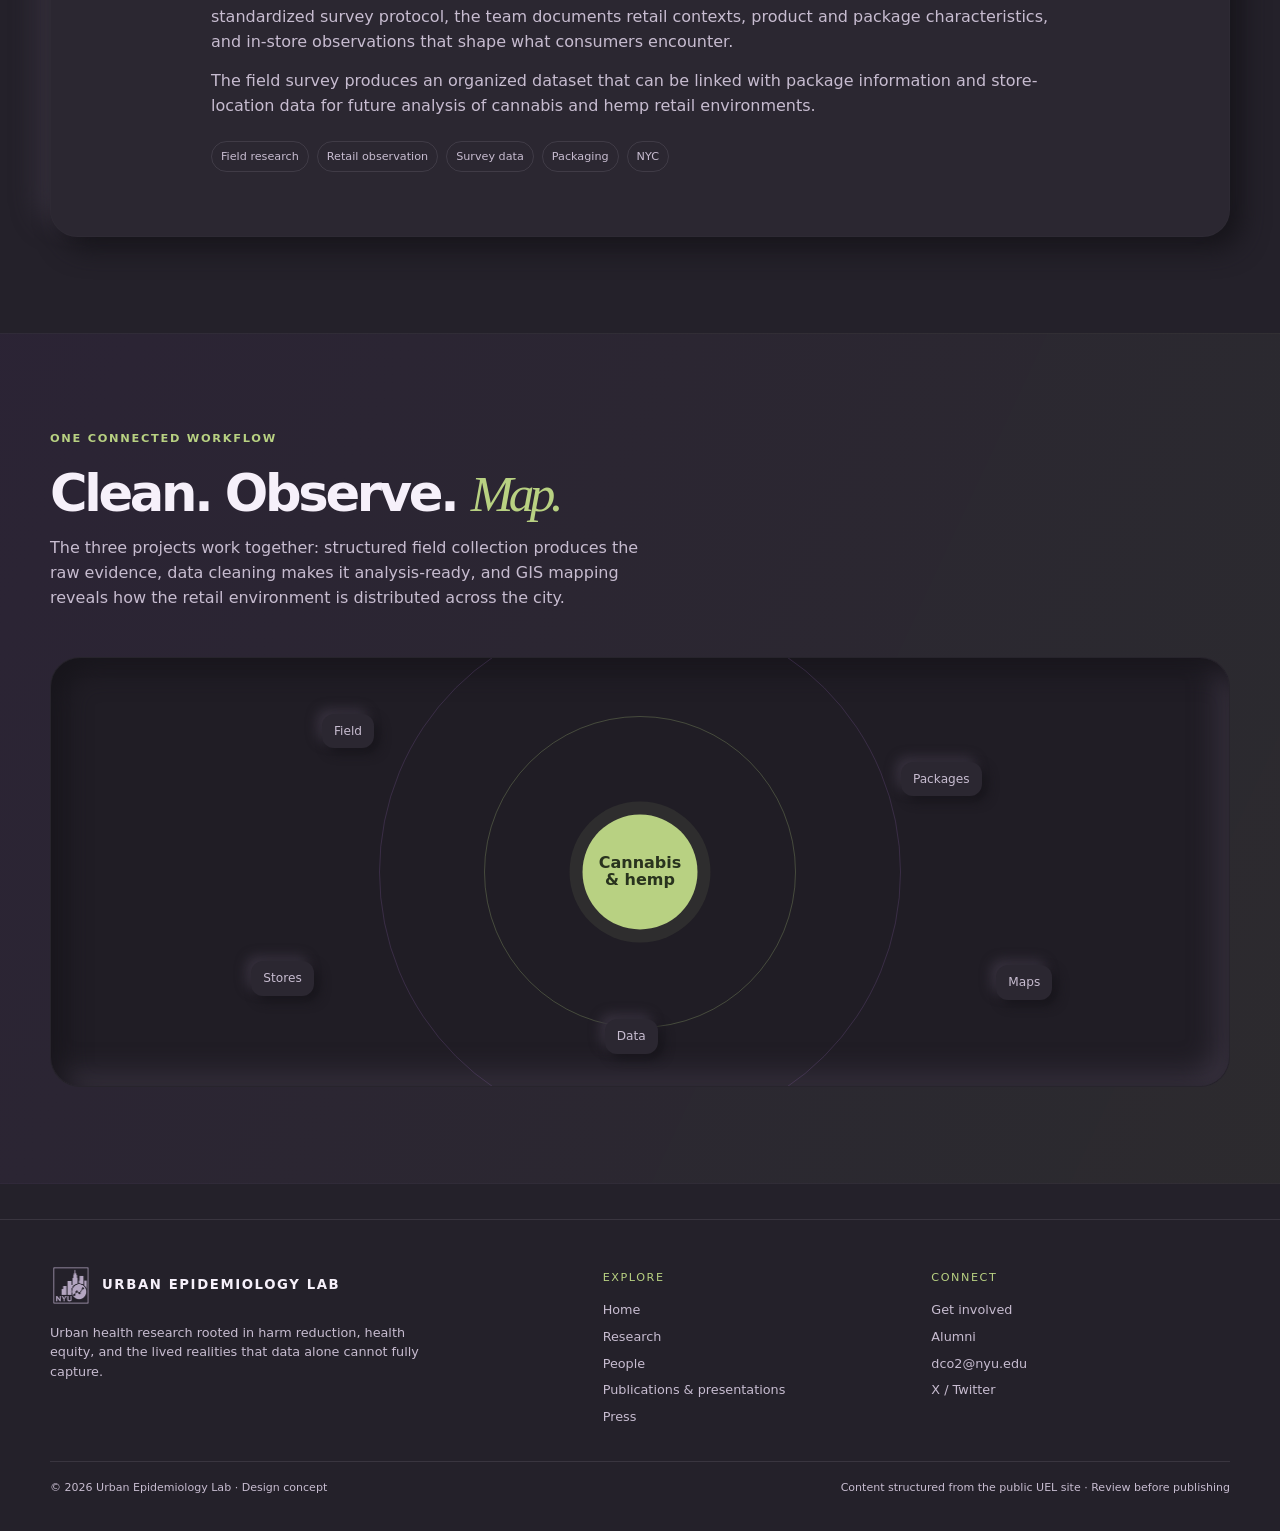
<file: research.html>
<!doctype html>
<html lang="en">
<head>
  <meta charset="utf-8">
  <meta name="viewport" content="width=device-width, initial-scale=1">
  <meta name="description" content="Current Urban Epidemiology Lab projects in cannabis and hemp retail environments.">
  <meta name="theme-color" content="#24212A">
  <title>Projects · Urban Epidemiology Lab</title>
  <link rel="icon" href="assets/images/uel-mark.svg" type="image/svg+xml">
  <link rel="stylesheet" href="assets/css/uel.css">
</head>
<body data-page="research">
  <a class="skip-link" href="#main">Skip to content</a>
  <div class="ambient ambient-one" aria-hidden="true"></div><div class="ambient ambient-two" aria-hidden="true"></div>
  <div id="site-header"></div>
  <main id="main">
<section class="page-hero page-hero-research"><div class="wrap"><p class="eyebrow">Current projects</p><h1>From field notes<br>to <em>actionable maps.</em></h1><p class="page-lede">UEL’s current work connects package-data quality, field observation, and GIS mapping to better understand cannabis and hemp retail environments across New York City.</p></div></section>
<section class="section research-stack"><div class="wrap">
<article class="research-feature neo-panel reveal" id="package-cleaning"><div class="research-index">01</div><div><p class="card-kicker">Data quality &amp; harmonization</p><h2>Cannabis package data cleaning</h2><p>This project builds a clean, analysis-ready dataset from cannabis package records collected through multiple data-collection tools. The workflow standardizes package identifiers, reconciles repeated records, harmonizes variable formats, and documents corrections so the resulting data are reliable and reproducible.</p><p>Quality-assurance tables and manual-review flags are used to resolve ambiguous package IDs, inconsistent text entries, and differences across survey instruments before analysis begins.</p><div class="tag-row"><span>R</span><span>Data cleaning</span><span>Qualtrics</span><span>Package IDs</span><span>Quality assurance</span></div></div></article>
<article class="research-feature neo-panel reveal" id="hemp-gis"><div class="research-index">02</div><div><p class="card-kicker">GIS mapping paper</p><h2>Mapping hemp stores across NYC</h2><p>This GIS-focused project maps hemp-store locations across New York City using ArcGIS. It organizes and validates store-location data, visualizes the retail landscape, and examines how stores are distributed across neighborhoods, ZIP codes, and boroughs.</p><p>The resulting maps and spatial summaries will support a paper describing the geographic pattern of hemp retail access across the city.</p><div class="tag-row"><span>ArcGIS</span><span>NYC</span><span>Hemp retail</span><span>Mapping</span><span>Spatial analysis</span></div></div></article>
<article class="research-feature neo-panel reveal" id="field-survey"><div class="research-index">03</div><div><p class="card-kicker">Field survey &amp; data collection</p><h2>Cannabis &amp; hemp store field survey</h2><p>This project conducts structured field-based data collection in cannabis and hemp stores. Using a standardized survey protocol, the team documents retail contexts, product and package characteristics, and in-store observations that shape what consumers encounter.</p><p>The field survey produces an organized dataset that can be linked with package information and store-location data for future analysis of cannabis and hemp retail environments.</p><div class="tag-row"><span>Field research</span><span>Retail observation</span><span>Survey data</span><span>Packaging</span><span>NYC</span></div></div></article>
</div></section>
<section class="section section-alt"><div class="wrap"><div class="section-heading compact reveal"><p class="eyebrow">One connected workflow</p><h2>Clean. Observe. <em>Map.</em></h2><p>The three projects work together: structured field collection produces the raw evidence, data cleaning makes it analysis-ready, and GIS mapping reveals how the retail environment is distributed across the city.</p></div><div class="research-web neo-deep reveal"><div class="web-core">Cannabis<br>&amp; hemp</div><span class="web-node node-a">Field</span><span class="web-node node-b">Packages</span><span class="web-node node-c">Maps</span><span class="web-node node-d">Stores</span><span class="web-node node-e">Data</span></div></div></section>
</main>
  <div id="site-footer"></div>
  <dialog class="person-dialog" id="person-dialog" aria-label="Team member profile"><button class="dialog-close" type="button" aria-label="Close profile">×</button><div id="dialog-content"></div></dialog>
  <script src="assets/js/site-data.js"></script><script src="assets/js/site.js"></script>
</body>
</html>
</file>
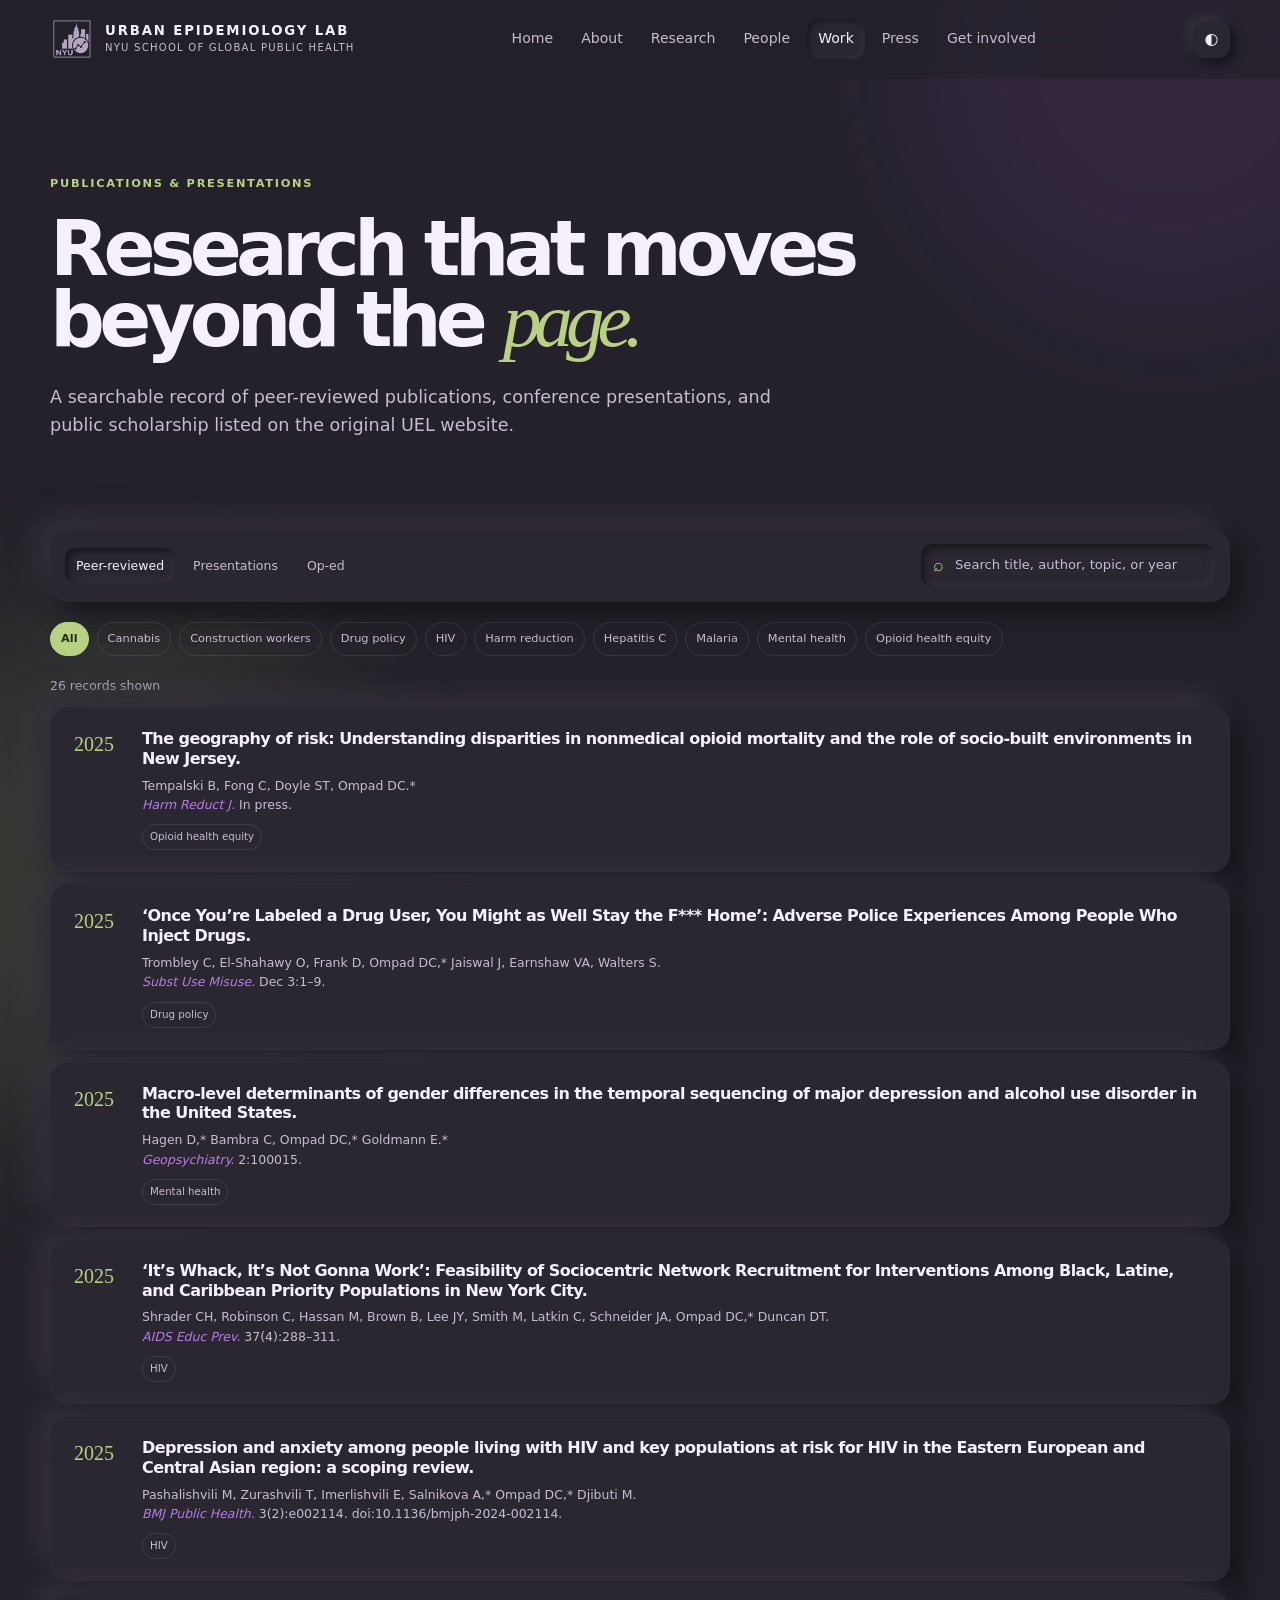
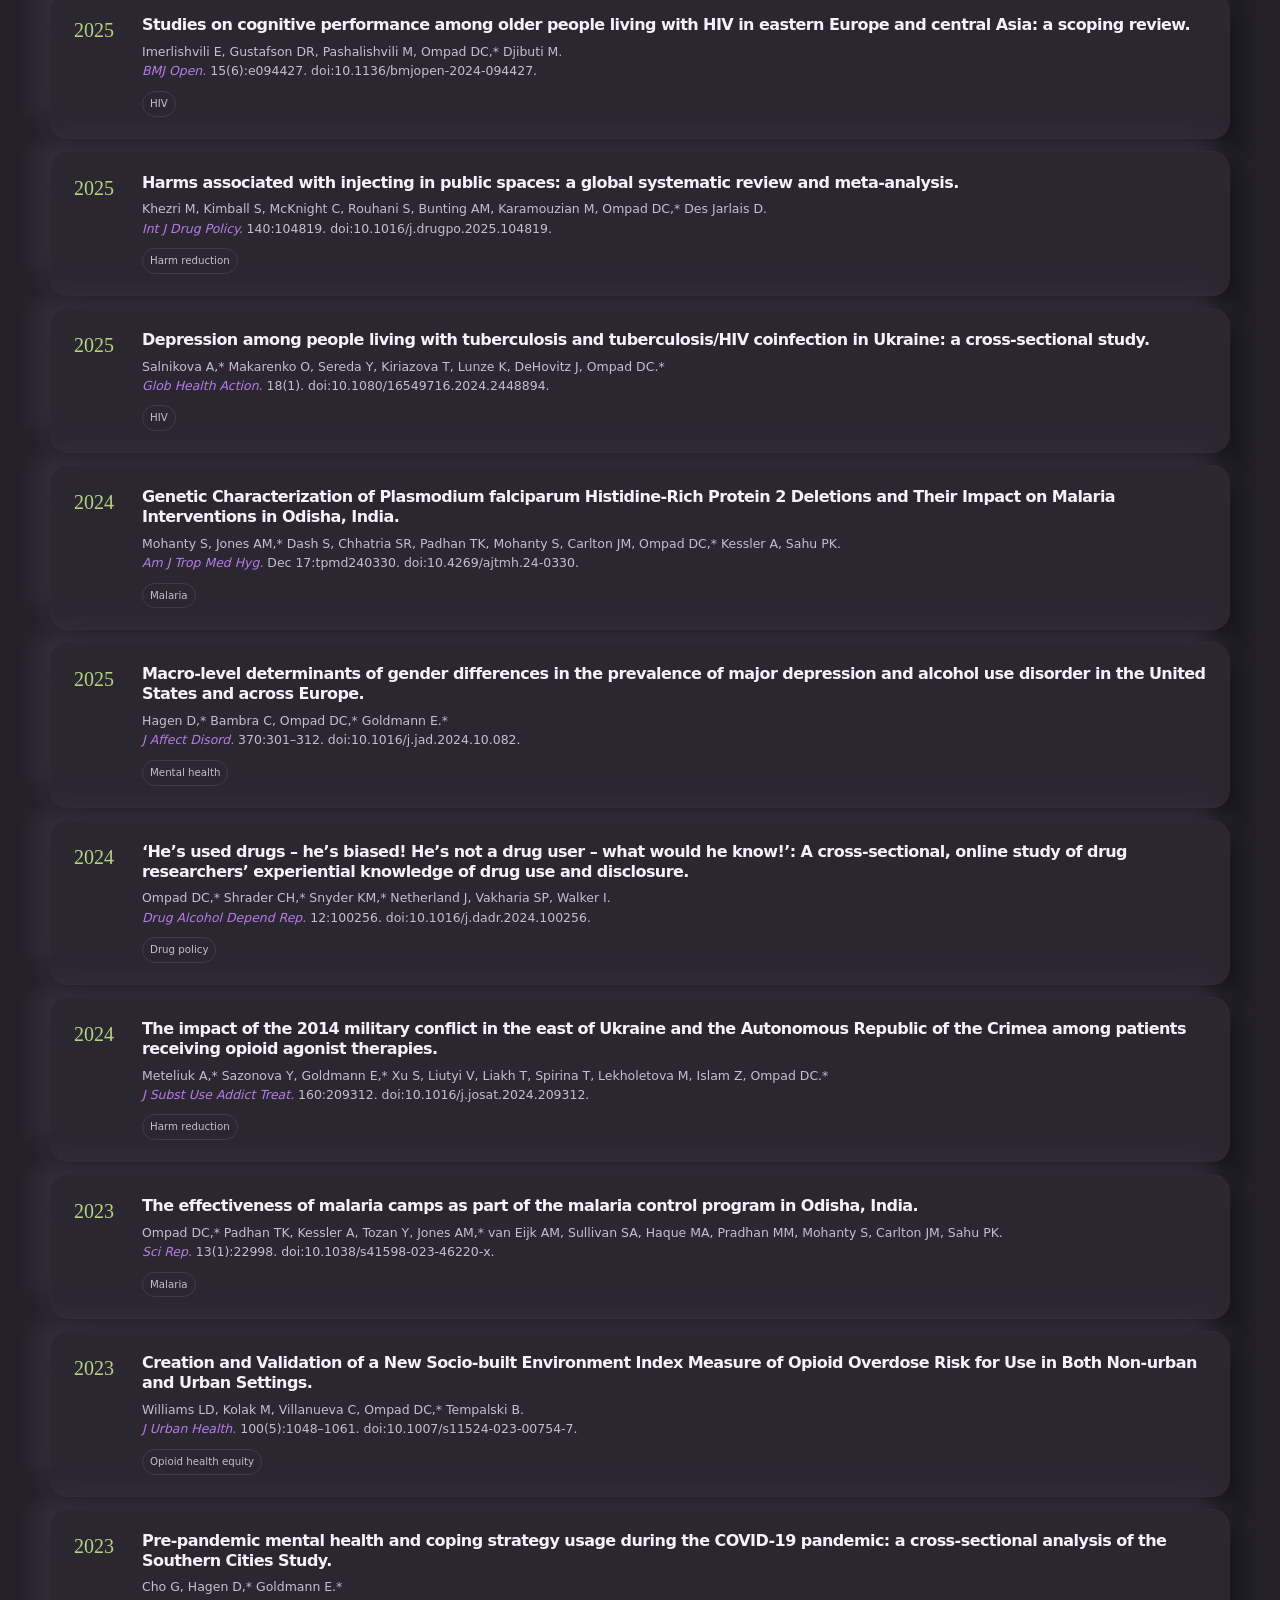
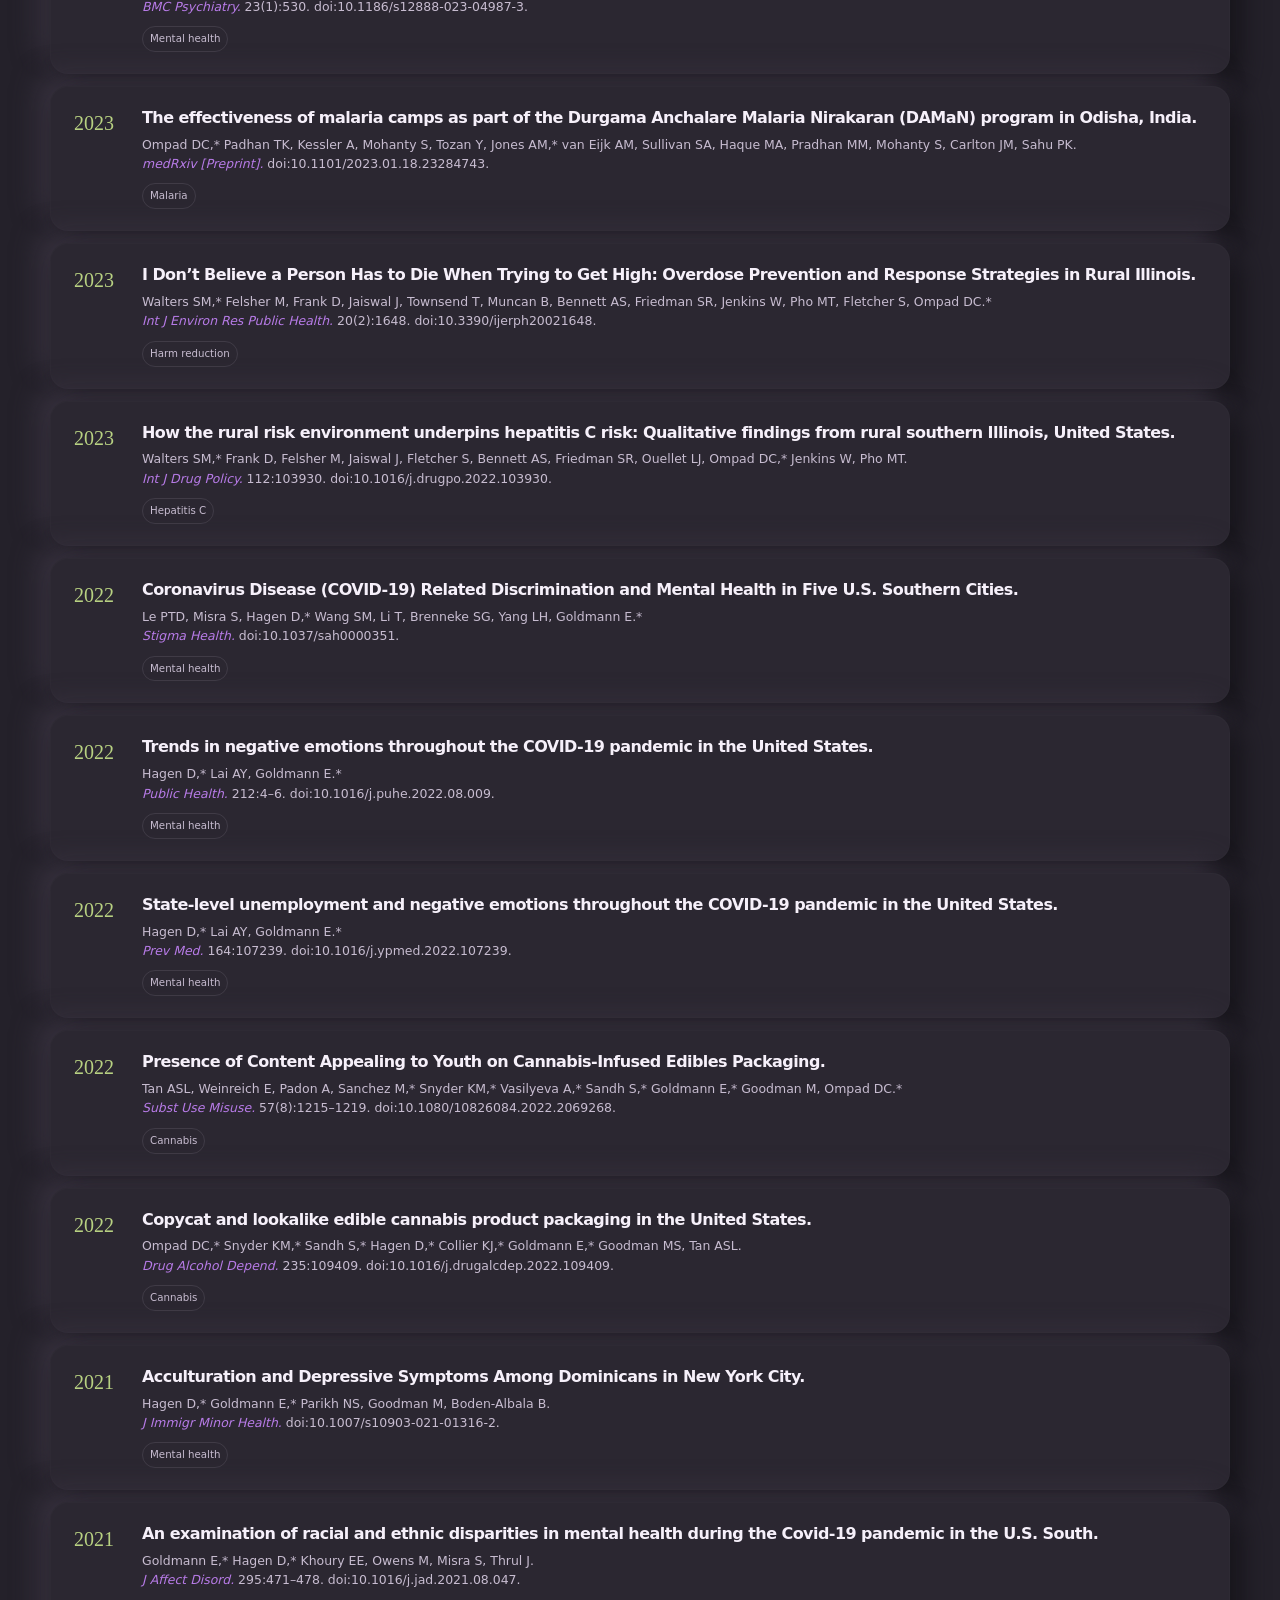
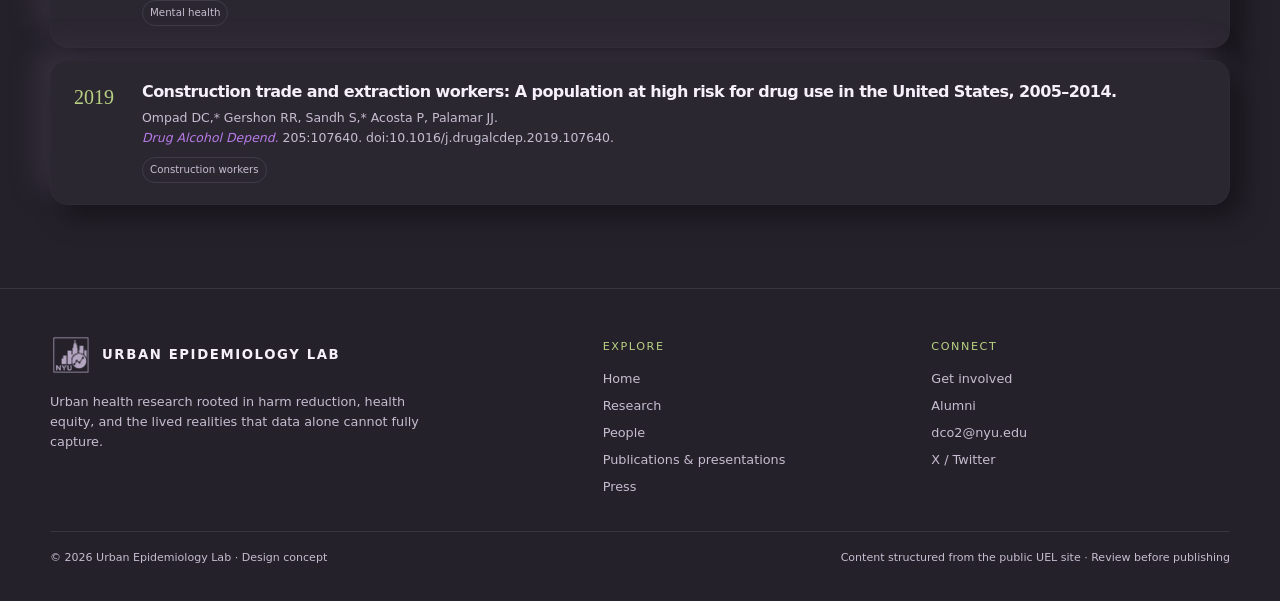
<file: work.html>
<!doctype html>
<html lang="en">
<head>
  <meta charset="utf-8">
  <meta name="viewport" content="width=device-width, initial-scale=1">
  <meta name="description" content="UEL publications, presentations, and public scholarship.">
  <meta name="theme-color" content="#24212A">
  <title>Publications &amp; Presentations · Urban Epidemiology Lab</title>
  <link rel="icon" href="assets/images/uel-mark.svg" type="image/svg+xml">
  <link rel="stylesheet" href="assets/css/uel.css">
</head>
<body data-page="work">
  <a class="skip-link" href="#main">Skip to content</a>
  <div class="ambient ambient-one" aria-hidden="true"></div><div class="ambient ambient-two" aria-hidden="true"></div>
  <div id="site-header"></div>
  <main id="main">
<section class="page-hero"><div class="wrap"><p class="eyebrow">Publications & presentations</p><h1>Research that moves<br>beyond the <em>page.</em></h1><p class="page-lede">A searchable record of peer-reviewed publications, conference presentations, and public scholarship listed on the original UEL website.</p></div></section>
<section class="section section-tight"><div class="wrap"><div class="work-controls neo-panel reveal"><div class="work-tabs" role="tablist"><button class="filter active" data-work="publications">Peer-reviewed</button><button class="filter" data-work="presentations">Presentations</button><button class="filter" data-work="op-ed">Op-ed</button></div><label class="search-box"><span>⌕</span><input id="work-search" type="search" placeholder="Search title, author, topic, or year"></label></div><div class="tag-filters reveal" id="work-tags"></div><p class="result-count" id="work-count"></p><div id="work-list" class="work-list"></div></div></section>
</main>
  <div id="site-footer"></div>
  <dialog class="person-dialog" id="person-dialog" aria-label="Team member profile"><button class="dialog-close" type="button" aria-label="Close profile">×</button><div id="dialog-content"></div></dialog>
  <script src="assets/js/site-data.js"></script><script src="assets/js/site.js"></script>
</body>
</html>
</file>
<file: assets/css/uel.css>
:root{--ink:#f6f0fa;--muted:#c7bcd0;--bg:#24212a;--bg-soft:#2b2731;--panel:#2b2731;--deep:#201d25;--purple:#8d4ec0;--purple-bright:#b77be7;--purple-dark:#5a257f;--leaf:#b8d182;--leaf-deep:#7c9851;--line:rgba(244,235,250,.10);--shadow-dark:#17151b;--shadow-light:#38323f;--wrap:1180px;--serif:Georgia,'Times New Roman',serif;--sans:Inter,ui-sans-serif,system-ui,-apple-system,BlinkMacSystemFont,'Segoe UI',sans-serif}*{box-sizing:border-box}html{scroll-behavior:smooth}body{margin:0;background:var(--bg);color:var(--ink);font-family:var(--sans);line-height:1.55;overflow-x:hidden}body.light{--ink:#2c2032;--muted:#6e6175;--bg:#efeaf2;--bg-soft:#f4f0f5;--panel:#f2edf4;--deep:#e5dde9;--line:rgba(71,35,91,.11);--shadow-dark:#cec5d1;--shadow-light:#fff}a{color:inherit;text-decoration:none}button,input{font:inherit}.wrap{width:min(var(--wrap),calc(100% - 48px));margin:0 auto}.skip-link{position:fixed;top:10px;left:10px;transform:translateY(-150%);background:var(--leaf);color:#20211b;padding:10px 14px;border-radius:8px;z-index:1000;font-weight:800}.skip-link:focus{transform:none}.ambient{position:fixed;width:520px;height:520px;border-radius:50%;filter:blur(80px);opacity:.15;pointer-events:none;z-index:-1}.ambient-one{top:-200px;right:-150px;background:#8c4ec0}.ambient-two{bottom:-240px;left:-150px;background:#9abd6b}.site-header{position:sticky;top:0;z-index:99;border-bottom:1px solid transparent;transition:.3s ease;background:rgba(36,33,42,.7);backdrop-filter:blur(18px)}.light .site-header{background:rgba(239,234,242,.7)}.site-header.scrolled{border-color:var(--line)}.nav{height:78px;display:flex;align-items:center;justify-content:space-between;gap:22px}.brand{display:flex;align-items:center;gap:11px;min-width:max-content}.brand img{width:40px;height:40px}.brand-copy{display:grid;line-height:1.04}.brand-copy strong{font-size:.83rem;letter-spacing:.14em}.brand-copy small{font-size:.63rem;color:var(--muted);letter-spacing:.12em;margin-top:5px}.nav-links{display:flex;align-items:center;gap:4px}.nav-links a{font-size:.88rem;color:var(--muted);padding:9px 10px;border-radius:12px;transition:.25s}.nav-links a:hover,.nav-links a.active{color:var(--ink);background:var(--bg-soft);box-shadow:inset 2px 2px 5px var(--shadow-dark),inset -2px -2px 5px var(--shadow-light)}.nav-actions{display:flex;align-items:center;gap:10px}.theme-toggle,.menu-toggle{border:0;color:var(--ink);background:var(--bg-soft);box-shadow:5px 5px 11px var(--shadow-dark),-5px -5px 11px var(--shadow-light);width:37px;height:37px;border-radius:12px;cursor:pointer;transition:.25s}.theme-toggle:hover,.menu-toggle:hover{transform:translateY(-2px)}.menu-toggle{display:none}.hero{padding:92px 0 56px}.hero-grid{min-height:540px;display:grid;grid-template-columns:1.05fr .95fr;align-items:center;gap:20px}.eyebrow{display:flex;align-items:center;gap:9px;text-transform:uppercase;letter-spacing:.15em;color:var(--leaf);font-size:.71rem;font-weight:800;margin:0 0 20px}.pulse-dot{width:8px;height:8px;background:var(--leaf);border-radius:50%;box-shadow:0 0 0 8px rgba(184,209,130,.12);animation:pulse 2.4s infinite}.hero h1,.page-hero h1{font-size:clamp(3rem,6vw,6.1rem);letter-spacing:-.075em;line-height:.93;margin:0 0 28px;max-width:760px;font-weight:650}.hero h1 em,.page-hero h1 em,.section-heading em,.feature-stack em{font-family:var(--serif);font-weight:400;color:var(--leaf);letter-spacing:-.09em}.hero-lede{font-size:1.08rem;max-width:610px;color:var(--muted);margin:0 0 31px}.hero-actions{display:flex;gap:14px;flex-wrap:wrap}.button{display:inline-flex;align-items:center;justify-content:center;gap:12px;border-radius:16px;padding:13px 18px;font-size:.9rem;font-weight:750;transition:.26s ease;white-space:nowrap}.button:hover{transform:translateY(-3px)}.button-primary{background:var(--leaf);color:#253019;box-shadow:7px 7px 18px var(--shadow-dark),-5px -5px 15px var(--shadow-light)}.button-primary:hover{box-shadow:3px 3px 9px var(--shadow-dark),-3px -3px 9px var(--shadow-light)}.button-soft{background:var(--bg-soft);color:var(--ink);box-shadow:7px 7px 18px var(--shadow-dark),-7px -7px 18px var(--shadow-light)}.button-soft:hover{box-shadow:inset 4px 4px 9px var(--shadow-dark),inset -4px -4px 9px var(--shadow-light)}.hero-meta{display:flex;align-items:center;gap:10px;margin-top:35px;color:var(--muted);font-size:.73rem;letter-spacing:.03em;flex-wrap:wrap}.hero-meta i{width:3px;height:3px;border-radius:50%;background:var(--purple-bright)}.hero-art{height:500px;position:relative;display:grid;place-items:center}.hero-art img{width:min(100%,650px);filter:drop-shadow(0 32px 30px rgba(0,0,0,.25));animation:float 7s ease-in-out infinite}.art-orbit{position:absolute;border:1px solid rgba(218,198,233,.18);border-radius:50%;width:70%;height:70%;animation:spin 38s linear infinite}.orbit-b{width:91%;height:54%;transform:rotate(-23deg);animation-duration:51s}.impact-strip{display:grid;grid-template-columns:repeat(4,1fr);gap:10px;padding:18px}.neo-panel,.neo-card{background:var(--panel);box-shadow:12px 12px 26px var(--shadow-dark),-12px -12px 26px var(--shadow-light);border:1px solid rgba(255,255,255,.015)}.impact-strip>div{padding:12px 16px;display:flex;flex-direction:column;gap:2px;border-right:1px solid var(--line)}.impact-strip>div:last-child{border:0}.impact-strip strong{font-size:1.7rem;letter-spacing:-.06em;color:var(--leaf)}.impact-strip span{font-size:.72rem;color:var(--muted)}.section{padding:96px 0}.section-tight{padding:48px 0}.section-alt{background:linear-gradient(115deg,rgba(141,78,192,.07),rgba(184,209,130,.055));border-top:1px solid rgba(255,255,255,.025);border-bottom:1px solid rgba(255,255,255,.025)}.section-heading{max-width:730px;margin-bottom:46px}.section-heading.compact{max-width:620px}.section-heading h2{font-size:clamp(2.3rem,4vw,4rem);line-height:.98;letter-spacing:-.065em;margin:0 0 17px}.section-heading p:not(.eyebrow){color:var(--muted);margin:0}.theme-grid{display:grid;grid-template-columns:repeat(3,1fr);gap:24px}.theme-card{position:relative;padding:28px;min-height:360px;display:flex;flex-direction:column;align-items:flex-start;overflow:hidden;border-radius:26px;transition:.32s ease}.theme-card:hover{transform:translateY(-8px)}.theme-card:after{content:'';position:absolute;width:180px;height:180px;border-radius:50%;background:radial-gradient(circle,rgba(184,209,130,.12),transparent 65%);right:-50px;bottom:-65px}.icon-chip{font-size:1.4rem;width:47px;height:47px;border-radius:15px;display:grid;place-items:center;margin-bottom:35px;background:var(--bg-soft);box-shadow:inset 4px 4px 8px var(--shadow-dark),inset -4px -4px 8px var(--shadow-light);color:var(--leaf)}.icon-network{color:var(--purple-bright)}.icon-city{color:#d8c2ec}.card-kicker{color:var(--leaf);text-transform:uppercase;letter-spacing:.14em;font-size:.67rem;font-weight:800;margin:0 0 10px}.theme-card h3{font-size:1.55rem;line-height:1.06;letter-spacing:-.05em;margin:0 0 13px}.theme-card p:not(.card-kicker){color:var(--muted);font-size:.93rem;margin:0}.theme-card a{margin-top:auto;position:relative;z-index:1;padding-top:24px;font-weight:700;font-size:.87rem}.theme-card a span,.text-link span{color:var(--leaf);padding-left:4px}.split-feature{display:grid;grid-template-columns:1fr .75fr;align-items:center;gap:90px}.feature-stack h2{font-size:clamp(2.6rem,4.5vw,4.45rem);letter-spacing:-.07em;line-height:.98;margin:0 0 20px}.feature-stack p{max-width:570px;color:var(--muted);font-size:1rem;margin:0 0 24px}.text-link{font-weight:800;font-size:.9rem}.featured-metric{position:relative;overflow:hidden;padding:42px;border-radius:29px}.neo-deep{background:var(--deep);box-shadow:inset 12px 12px 27px var(--shadow-dark),inset -12px -12px 27px var(--shadow-light);border:1px solid rgba(255,255,255,.03)}.metric-glow{position:absolute;width:270px;height:270px;border-radius:50%;background:radial-gradient(circle,rgba(184,209,130,.32),transparent 68%);top:-130px;right:-80px}.metric-label,.metric-note{position:relative;margin:0;color:var(--muted);font-size:.77rem;text-transform:uppercase;letter-spacing:.12em}.featured-metric strong{position:relative;display:block;font-size:clamp(5rem,8vw,8rem);letter-spacing:-.1em;line-height:.92;color:var(--leaf);margin:23px 0 13px}.featured-metric strong span{font-size:.45em;color:var(--purple-bright)}.featured-metric>p:not(.metric-label):not(.metric-note){position:relative;max-width:300px;color:var(--muted);margin:0}.metric-rule{position:relative;height:1px;background:var(--line);margin:27px 0 16px}.home-people{display:grid;grid-template-columns:.78fr 1.22fr;gap:60px;align-items:end}.team-peek{display:grid;grid-template-columns:repeat(3,1fr);gap:14px}.peek-card{min-height:190px;border-radius:22px;padding:18px;display:flex;flex-direction:column;justify-content:flex-end;background:linear-gradient(135deg,var(--bg-soft),var(--deep));box-shadow:9px 9px 18px var(--shadow-dark),-9px -9px 18px var(--shadow-light);transition:.25s}.peek-card:hover{transform:translateY(-5px)}.peek-card .avatar{width:46px;height:46px;border-radius:15px;background:var(--leaf);color:#24311d;font-size:.75rem;display:grid;place-items:center;font-weight:900;margin-bottom:auto}.peek-card:nth-child(2) .avatar{background:#d9c2ec;color:#502871}.peek-card:nth-child(3) .avatar{background:#9bb377;color:#263318}.peek-card strong{font-size:.92rem;line-height:1.15}.peek-card span{font-size:.69rem;color:var(--muted);margin-top:4px}.section-cta{padding-top:32px}.cta-panel{padding:36px 40px;display:flex;align-items:center;justify-content:space-between;gap:25px;border-radius:26px}.cta-panel h2{font-size:clamp(1.7rem,3vw,2.7rem);letter-spacing:-.06em;margin:0 0 9px}.cta-panel p:not(.eyebrow){color:var(--muted);margin:0}.page-hero{padding:105px 0 55px}.page-hero .page-lede{color:var(--muted);font-size:1.1rem;max-width:650px;margin:0}.about-layout{display:grid;grid-template-columns:1.45fr .7fr;gap:30px;align-items:stretch}.prose{padding:38px;border-radius:25px}.prose p{color:var(--muted);margin:0 0 18px}.prose .lead{font-size:1.24rem;line-height:1.48;color:var(--ink)}.mission-card{border-radius:25px;padding:35px}.mission-card ul,.join-checklist ul{list-style:none;padding:0;margin:24px 0 0}.mission-card li,.join-checklist li{padding:12px 0 12px 22px;border-bottom:1px solid var(--line);position:relative;color:var(--muted);font-size:.9rem}.mission-card li:before,.join-checklist li:before{content:'✦';position:absolute;left:0;color:var(--leaf)}.method-grid{display:grid;grid-template-columns:repeat(3,1fr);gap:22px}.method-item{padding:10px 15px 6px;border-left:1px solid var(--purple-bright)}.method-item span{color:var(--leaf);font-size:.73rem;font-weight:800;letter-spacing:.13em}.method-item h3{font-size:1.32rem;letter-spacing:-.05em;margin:14px 0 9px}.method-item p{color:var(--muted);margin:0;font-size:.91rem}.quote-band{max-width:850px;text-align:center}.quote-band blockquote{font-family:var(--serif);font-weight:400;font-size:clamp(2.2rem,4vw,4rem);letter-spacing:-.07em;line-height:.98;margin:0 0 20px;color:var(--leaf)}.quote-band p{color:var(--muted);max-width:570px;margin:0 auto}.research-stack .wrap{display:grid;gap:28px}.research-feature{display:grid;grid-template-columns:90px 1fr;gap:28px;border-radius:27px;padding:42px}.research-index{font-family:var(--serif);font-size:2.7rem;color:var(--purple-bright);line-height:1}.research-feature h2{font-size:clamp(1.85rem,3vw,2.8rem);letter-spacing:-.065em;line-height:1.02;margin:0 0 18px}.research-feature p:not(.card-kicker){color:var(--muted);max-width:850px;margin:0 0 15px}.tag-row{display:flex;gap:8px;flex-wrap:wrap;margin:22px 0}.tag-row span{font-size:.7rem;border:1px solid var(--line);padding:6px 9px;border-radius:99px;color:var(--muted)}.research-web{height:430px;border-radius:30px;position:relative;overflow:hidden}.research-web:before,.research-web:after{content:'';position:absolute;border-radius:50%;border:1px solid rgba(184,209,130,.25);left:50%;top:50%;transform:translate(-50%,-50%)}.research-web:before{width:310px;height:310px}.research-web:after{width:520px;height:520px;border-color:rgba(183,123,231,.17)}.web-core{position:absolute;z-index:2;left:50%;top:50%;transform:translate(-50%,-50%);width:115px;height:115px;border-radius:50%;display:grid;place-items:center;text-align:center;line-height:1.05;color:#29331e;background:var(--leaf);font-size:1rem;font-weight:800;box-shadow:0 0 0 13px rgba(184,209,130,.09)}.web-node{position:absolute;z-index:2;background:var(--bg-soft);padding:8px 12px;border-radius:12px;color:var(--muted);font-size:.76rem;box-shadow:5px 5px 11px var(--shadow-dark),-5px -5px 11px var(--shadow-light)}.node-a{top:56px;left:23%}.node-b{right:21%;top:104px}.node-c{right:15%;bottom:86px}.node-d{left:17%;bottom:90px}.node-e{left:47%;bottom:32px}.filter-bar,.work-controls{border-radius:20px;padding:14px;display:flex;justify-content:space-between;align-items:center;gap:20px}.filter-label{font-size:.78rem;text-transform:uppercase;letter-spacing:.12em;color:var(--muted);padding-left:9px}.filter-controls,.work-tabs{display:flex;gap:7px;flex-wrap:wrap}.filter{border:0;background:transparent;color:var(--muted);padding:8px 11px;border-radius:10px;font-size:.78rem;cursor:pointer;transition:.22s}.filter:hover,.filter.active{background:var(--bg-soft);color:var(--ink);box-shadow:inset 3px 3px 7px var(--shadow-dark),inset -3px -3px 7px var(--shadow-light)}.people-grid{display:grid;grid-template-columns:repeat(3,1fr);gap:20px;margin-top:30px}.person-card{padding:21px;border-radius:23px;position:relative;overflow:hidden;min-height:260px;display:flex;flex-direction:column;cursor:pointer;transition:.28s}.person-card:hover{transform:translateY(-6px)}.person-card .person-top{display:flex;gap:13px;align-items:center;margin-bottom:19px}.avatar{flex:0 0 auto;width:48px;height:48px;border-radius:16px;background:var(--bg-soft);box-shadow:inset 3px 3px 7px var(--shadow-dark),inset -3px -3px 7px var(--shadow-light);display:grid;place-items:center;color:var(--leaf);font-size:.77rem;font-weight:900}.avatar.director{background:var(--leaf);color:#26321b;box-shadow:none}.person-card h3{font-size:1.05rem;line-height:1.08;letter-spacing:-.04em;margin:0}.person-card .role{font-size:.71rem;line-height:1.35;color:var(--muted);margin:4px 0 0}.person-card .summary{color:var(--muted);font-size:.84rem;margin:0 0 17px}.person-card .tag-row{margin:auto 0 0}.person-card .tag-row span{font-size:.62rem}.person-card .more{font-size:.73rem;font-weight:800;margin-top:14px;color:var(--leaf)}.people-bottom{border-radius:26px;padding:35px;display:flex;align-items:center;justify-content:space-between;gap:25px}.people-bottom h2{font-size:2.2rem;letter-spacing:-.06em;margin:0 0 10px}.people-bottom p:not(.eyebrow){color:var(--muted);margin:0;max-width:560px}.person-dialog{padding:0;border:0;border-radius:26px;overflow:hidden;color:var(--ink);background:var(--panel);width:min(660px,calc(100% - 36px));box-shadow:16px 16px 42px rgba(0,0,0,.45)}.person-dialog::backdrop{backdrop-filter:blur(8px);background:rgba(8,7,10,.62)}.dialog-close{position:absolute;top:16px;right:16px;z-index:2;width:35px;height:35px;border:0;border-radius:10px;background:var(--bg-soft);color:var(--ink);font-size:1.35rem;cursor:pointer}.dialog-content{padding:43px}.dialog-content .dialog-header{display:flex;gap:17px;align-items:center;margin-bottom:25px}.dialog-content h2{font-size:2rem;line-height:1;letter-spacing:-.06em;margin:0}.dialog-content .role{color:var(--muted);font-size:.86rem;margin:6px 0 0}.dialog-content p{color:var(--muted);margin:0}.dialog-content .tag-row{margin-top:22px}.search-box{display:flex;align-items:center;gap:9px;background:var(--bg-soft);padding:8px 12px;border-radius:12px;box-shadow:inset 3px 3px 7px var(--shadow-dark),inset -3px -3px 7px var(--shadow-light)}.search-box span{color:var(--leaf);font-size:1.1rem}.search-box input{border:0;background:transparent;color:var(--ink);outline:0;min-width:250px;font-size:.82rem}.search-box input::placeholder{color:var(--muted)}.tag-filters{display:flex;gap:8px;flex-wrap:wrap;margin:20px 0}.tag-filter{border:1px solid var(--line);border-radius:99px;padding:7px 10px;background:transparent;color:var(--muted);font-size:.71rem;cursor:pointer}.tag-filter.active{background:var(--leaf);border-color:var(--leaf);color:#25301a;font-weight:800}.result-count{color:var(--muted);font-size:.78rem;margin:0 0 12px}.work-list{display:grid;gap:12px}.work-entry{padding:21px 23px;border-radius:18px;display:grid;grid-template-columns:52px 1fr;gap:16px;transition:.22s}.work-entry:hover{transform:translateY(-3px)}.work-year{font-family:var(--serif);font-size:1.25rem;color:var(--leaf)}.work-entry h3{font-size:1rem;letter-spacing:-.035em;line-height:1.24;margin:0 0 7px}.work-entry .authors,.work-entry .details{margin:0;color:var(--muted);font-size:.78rem}.work-entry .venue{font-style:italic;color:var(--purple-bright)}.work-entry .work-tag{display:inline-flex;margin-top:10px;color:var(--muted);font-size:.64rem;border:1px solid var(--line);border-radius:99px;padding:4px 7px}.press-grid{display:grid;grid-template-columns:repeat(3,1fr);gap:18px;margin-top:30px}.press-card{padding:24px;border-radius:22px;min-height:210px;display:flex;flex-direction:column;transition:.25s}.press-card:hover{transform:translateY(-5px)}.press-card .press-topic{font-size:.67rem;text-transform:uppercase;letter-spacing:.13em;color:var(--leaf);font-weight:800;margin:0}.press-card h3{font-size:1.1rem;letter-spacing:-.045em;line-height:1.15;margin:16px 0}.press-card .press-meta{margin:auto 0 0;color:var(--muted);font-size:.76rem}.press-card .outlet{color:var(--purple-bright);font-weight:800}.oped-card{border-radius:28px;padding:38px;display:flex;align-items:center;justify-content:space-between;gap:30px}.oped-card h2{font-size:clamp(1.6rem,3.4vw,3rem);letter-spacing:-.06em;line-height:1.05;margin:0 0 11px;max-width:850px}.oped-card p:not(.eyebrow){margin:0;color:var(--muted);font-size:.84rem}.join-layout{display:grid;grid-template-columns:1.1fr .9fr;gap:28px}.join-main{padding:39px;border-radius:25px}.join-main .lead{font-size:1.23rem;color:var(--ink);line-height:1.48;margin:0}.join-actions{display:flex;gap:12px;flex-wrap:wrap;margin-top:27px}.join-checklist{border-radius:25px;padding:35px}.expect-grid{display:grid;grid-template-columns:repeat(3,1fr);gap:20px}.expect-grid article{padding:26px;border-radius:22px}.expect-grid .step{color:var(--leaf);font-size:.79rem;font-weight:800;letter-spacing:.12em}.expect-grid h3{font-size:1.3rem;letter-spacing:-.05em;margin:18px 0 8px}.expect-grid p{color:var(--muted);font-size:.86rem;margin:0}.note-strip{border-top:1px solid var(--line);border-bottom:1px solid var(--line);display:flex;gap:15px;align-items:center;padding:18px 4px;color:var(--muted);font-size:.9rem}.note-star{color:var(--leaf);font-size:1.3rem}.alumni-grid{display:grid;grid-template-columns:repeat(3,1fr);gap:18px}.alumni-card{padding:25px;border-radius:22px;transition:.24s}.alumni-card:hover{transform:translateY(-5px)}.alumni-card .avatar{margin-bottom:24px}.alumni-card h2{font-size:1.16rem;letter-spacing:-.045em;margin:0 0 10px}.alumni-card p{margin:0;color:var(--muted);font-size:.85rem}.alumni-return{border-radius:24px;padding:34px;display:flex;align-items:center;justify-content:space-between;gap:20px}.alumni-return h2{font-size:2.1rem;letter-spacing:-.06em;margin:0}.site-footer{border-top:1px solid var(--line);margin-top:35px;padding:45px 0 35px}.footer-grid{display:grid;grid-template-columns:1.4fr .8fr .8fr;gap:30px}.footer-title{display:flex;align-items:center;gap:10px}.footer-title img{width:38px}.footer-title strong{font-size:.83rem;letter-spacing:.12em}.footer-about{color:var(--muted);font-size:.8rem;max-width:400px;margin:16px 0 0}.footer-heading{font-size:.7rem;text-transform:uppercase;letter-spacing:.14em;color:var(--leaf);margin:4px 0 14px}.footer-links{display:grid;gap:7px}.footer-links a{font-size:.8rem;color:var(--muted)}.footer-links a:hover{color:var(--ink)}.footer-bottom{border-top:1px solid var(--line);margin-top:34px;padding-top:17px;display:flex;justify-content:space-between;gap:20px;flex-wrap:wrap;color:var(--muted);font-size:.69rem}.reveal{opacity:0;transform:translateY(14px);transition:opacity .75s ease,transform .75s ease}.reveal.show{opacity:1;transform:none}.reveal-delay{transition-delay:.12s}.reveal-delay-2{transition-delay:.23s}@keyframes pulse{50%{box-shadow:0 0 0 13px rgba(184,209,130,.03)}}@keyframes float{50%{transform:translateY(-13px) rotate(1deg)}}@keyframes spin{to{transform:rotate(360deg)}}
@media(max-width:920px){.nav-links{position:fixed;top:76px;left:20px;right:20px;display:none;flex-direction:column;align-items:stretch;padding:14px;background:var(--panel);border:1px solid var(--line);border-radius:20px;box-shadow:16px 18px 37px rgba(0,0,0,.28)}.nav-links.open{display:flex}.nav-links a{padding:12px}.menu-toggle{display:block}.hero-grid,.split-feature,.home-people,.about-layout,.join-layout{grid-template-columns:1fr;gap:38px}.hero-art{height:360px;order:-1}.hero{padding-top:63px}.hero-copy{order:1}.impact-strip{grid-template-columns:repeat(2,1fr)}.impact-strip>div:nth-child(2){border-right:0}.impact-strip>div:nth-child(-n+2){border-bottom:1px solid var(--line)}.theme-grid,.method-grid,.expect-grid{grid-template-columns:1fr}.team-peek,.people-grid,.press-grid,.alumni-grid{grid-template-columns:repeat(2,1fr)}.research-feature{grid-template-columns:1fr;padding:32px}.research-index{font-size:2rem}.footer-grid{grid-template-columns:1fr 1fr}.footer-grid>div:first-child{grid-column:span 2}.page-hero{padding-top:82px}.work-controls{align-items:stretch;flex-direction:column}.search-box input{width:100%;min-width:0}.search-box{width:100%}}
@media(max-width:580px){.wrap{width:min(var(--wrap),calc(100% - 32px))}.nav{height:70px}.brand img{width:35px;height:35px}.brand-copy strong{font-size:.73rem}.brand-copy small{font-size:.55rem}.hero h1,.page-hero h1{font-size:clamp(2.8rem,14vw,4rem)}.hero-art{height:270px}.impact-strip{grid-template-columns:1fr 1fr;padding:8px}.impact-strip>div{padding:12px 10px}.theme-grid,.team-peek,.people-grid,.press-grid,.alumni-grid{grid-template-columns:1fr}.section{padding:72px 0}.section-tight{padding:34px 0}.cta-panel,.people-bottom,.oped-card,.alumni-return{padding:27px;align-items:flex-start;flex-direction:column}.filter-bar{align-items:flex-start;flex-direction:column}.filter-label{padding-left:0}.research-web{height:390px}.research-web:after{width:420px;height:420px}.node-a{top:35px;left:8%}.node-b{top:91px;right:7%}.node-c{right:6%;bottom:66px}.node-d{left:7%;bottom:72px}.node-e{bottom:13px;left:40%}.footer-grid{grid-template-columns:1fr}.footer-grid>div:first-child{grid-column:auto}.dialog-content{padding:35px 25px}.hero-meta{margin-top:25px}.page-hero{padding:75px 0 36px}}
@media(prefers-reduced-motion:reduce){html{scroll-behavior:auto}*,*:before,*:after{animation-duration:.01ms!important;animation-iteration-count:1!important;transition-duration:.01ms!important}.reveal{opacity:1;transform:none}}
/* The hero illustration is an external SVG, so its orbit colors cannot inherit
   CSS variables from the page. Swap to a high-contrast SVG in light mode. */
.light .hero-art img{
  content:url('../images/hero-leaf-city-light.svg');
  filter:drop-shadow(0 24px 26px rgba(74,52,88,.16));
}

/* ── NYU urban mark, interior-page visual system, and long-profile reading sheets ── */
:root{
  --logo-sage:#b8d182;
  --logo-purple:#b77be7;
  --logo-ink:#f6f0fa;
  --visual-stroke:rgba(220,202,236,.30);
  --visual-stroke-faint:rgba(220,202,236,.12);
  --visual-surface:rgba(43,39,49,.72);
}
body.light{
  --logo-sage:#71953f;
  --logo-purple:#6a2d9b;
  --logo-ink:#382441;
  --visual-stroke:rgba(82,48,109,.38);
  --visual-stroke-faint:rgba(82,48,109,.15);
  --visual-surface:rgba(244,240,245,.82);
}

.nyu-brand-mark{--mark-size:48px;position:relative;display:inline-grid;place-items:center;width:var(--mark-size);height:var(--mark-size);flex:0 0 var(--mark-size);isolation:isolate}
.nyu-brand-mark--nav{--mark-size:44px}.nyu-brand-mark--footer{--mark-size:42px}.nyu-brand-mark--hero{--mark-size:175px}
.nyu-brand-mark__halo{position:absolute;inset:3%;border-radius:32%;background:radial-gradient(circle,rgba(184,209,130,.20),rgba(183,123,231,.09) 52%,transparent 70%);filter:blur(1px);animation:markHalo 5.6s ease-in-out infinite;z-index:-2}
.nyu-brand-mark__glyph{position:absolute;inset:6%;display:block;background:linear-gradient(135deg,var(--logo-sage) 5%,var(--logo-sage) 36%,var(--logo-purple) 74%,var(--logo-ink) 100%);-webkit-mask:url('../images/uel-nyu-mark-mask.png') center / contain no-repeat;mask:url('../images/uel-nyu-mark-mask.png') center / contain no-repeat;filter:drop-shadow(0 8px 9px rgba(0,0,0,.16));transform-origin:50% 58%;animation:markFloat 5.2s ease-in-out infinite;transition:background .4s ease,filter .4s ease}
.nyu-brand-mark__signal{position:absolute;width:7%;height:7%;border-radius:50%;background:var(--logo-sage);box-shadow:0 0 0 0 rgba(184,209,130,.34);animation:signalPulse 2.7s ease-out infinite;z-index:2}.nyu-brand-mark__signal--one{left:49%;top:55%;animation-delay:.18s}.nyu-brand-mark__signal--two{left:66%;top:47%;background:var(--logo-purple);animation-delay:1.04s}
.nyu-brand-mark--nav .nyu-brand-mark__signal,.nyu-brand-mark--footer .nyu-brand-mark__signal{display:none}
.brand:hover .nyu-brand-mark__glyph,.footer-title:hover .nyu-brand-mark__glyph{animation-duration:1.8s}

.page-hero{position:relative;overflow:hidden}.page-hero-grid{display:grid;grid-template-columns:minmax(0,1.12fr) minmax(320px,.88fr);gap:52px;align-items:center}.page-hero-copy{position:relative;z-index:2}.page-hero-grid .page-lede{max-width:620px}.page-hero-grid h1{font-size:clamp(3.15rem,5.6vw,5.65rem)}
.page-hero-visual{height:335px;position:relative;isolation:isolate;overflow:hidden;display:grid;place-items:center;border-radius:42px;background:radial-gradient(circle at 48% 50%,rgba(184,209,130,.15),transparent 35%),radial-gradient(circle at 70% 28%,rgba(183,123,231,.19),transparent 42%),var(--visual-surface);box-shadow:inset 12px 12px 28px var(--shadow-dark),inset -12px -12px 28px var(--shadow-light),14px 14px 32px rgba(0,0,0,.12);border:1px solid var(--line)}
.page-hero-visual:after{content:'';position:absolute;inset:18px;border-radius:32px;border:1px solid var(--visual-stroke-faint);pointer-events:none;z-index:-1}.page-hero-visual .nyu-brand-mark--hero{z-index:4}

.visual-about .visual-grid{position:absolute;inset:32px;background-image:linear-gradient(var(--visual-stroke-faint) 1px,transparent 1px),linear-gradient(90deg,var(--visual-stroke-faint) 1px,transparent 1px);background-size:27px 27px;mask-image:linear-gradient(to bottom,transparent,black 22%,black 83%,transparent);opacity:.7}.visual-orbit{position:absolute;border:1px solid var(--visual-stroke);border-radius:50%;opacity:.9}.visual-orbit--one{width:72%;height:72%;animation:orbitSpin 25s linear infinite}.visual-orbit--two{width:94%;height:49%;transform:rotate(-22deg);animation:orbitSpinAlt 33s linear infinite}.visual-caption{position:absolute;z-index:5;font-size:.58rem;font-weight:850;letter-spacing:.22em;color:var(--muted)}.visual-caption--top{top:39px;left:46px}.visual-caption--right{right:35px;top:50%;writing-mode:vertical-rl}.visual-caption--bottom{bottom:37px;left:50%;transform:translateX(-50%)}

.visual-research{background:radial-gradient(circle at 40% 53%,rgba(184,209,130,.18),transparent 33%),radial-gradient(circle at 77% 26%,rgba(183,123,231,.20),transparent 40%),var(--visual-surface)}.visual-research .nyu-brand-mark{position:absolute;left:50%;top:50%;transform:translate(-50%,-50%) scale(.76);z-index:4}.workflow-rail{position:absolute;left:12%;right:12%;top:51%;height:2px;background:linear-gradient(90deg,transparent,var(--visual-stroke),var(--visual-stroke),transparent);z-index:1}.workflow-node{position:absolute;display:grid;place-items:center;width:83px;height:83px;border-radius:50%;background:var(--panel);box-shadow:8px 8px 15px var(--shadow-dark),-7px -7px 15px var(--shadow-light);border:1px solid var(--line);z-index:3}.workflow-node b{font-size:1rem;letter-spacing:-.05em;color:var(--logo-sage);line-height:1}.workflow-node i{font-style:normal;font-size:.54rem;font-weight:850;color:var(--muted);letter-spacing:.16em;margin-top:-19px}.workflow-node--one{left:11%;top:39%;animation:nodeLift 4.6s ease-in-out infinite}.workflow-node--two{left:39%;top:14%;animation:nodeLift 4.6s ease-in-out .7s infinite}.workflow-node--three{right:10%;top:51%;animation:nodeLift 4.6s ease-in-out 1.3s infinite}

.visual-people{background:radial-gradient(circle at 45% 43%,rgba(184,209,130,.15),transparent 26%),radial-gradient(circle at 73% 45%,rgba(183,123,231,.16),transparent 37%),var(--visual-surface)}.visual-people .nyu-brand-mark{position:absolute;left:50%;top:51%;transform:translate(-50%,-50%) scale(.68)}.people-thread{position:absolute;height:1px;background:var(--visual-stroke);transform-origin:left center;opacity:.9}.people-thread--one{width:67%;left:17%;top:47%;transform:rotate(-22deg)}.people-thread--two{width:64%;left:22%;top:57%;transform:rotate(28deg)}.people-avatar{position:absolute;width:58px;height:58px;border-radius:20px;display:grid;place-items:center;font-size:.62rem;font-weight:850;letter-spacing:.08em;background:var(--panel);color:var(--logo-sage);box-shadow:8px 8px 15px var(--shadow-dark),-8px -8px 15px var(--shadow-light);border:1px solid var(--line);z-index:4;animation:avatarDrift 5s ease-in-out infinite}.people-avatar--a{top:24px;left:14%;animation-delay:.2s}.people-avatar--b{top:58px;right:12%;color:var(--logo-purple);animation-delay:1.1s}.people-avatar--c{bottom:26px;right:16%;animation-delay:.7s}.people-avatar--d{bottom:34px;left:12%;color:var(--logo-purple);animation-delay:1.7s}.people-avatar--e{top:36%;left:29%;animation-delay:2.3s}

.visual-work{background:radial-gradient(circle at 66% 42%,rgba(183,123,231,.17),transparent 36%),radial-gradient(circle at 33% 65%,rgba(184,209,130,.13),transparent 34%),var(--visual-surface)}.visual-work .nyu-brand-mark{position:absolute;right:22px;bottom:19px;transform:scale(.56);z-index:4}.paper-sheet{position:absolute;width:190px;height:235px;padding:24px 21px;border-radius:20px;background:linear-gradient(145deg,var(--bg-soft),var(--deep));box-shadow:11px 11px 22px var(--shadow-dark),-10px -10px 22px var(--shadow-light);border:1px solid var(--line);display:flex;flex-direction:column;gap:10px}.paper-sheet b{font-size:.62rem;color:var(--logo-sage);letter-spacing:.16em}.paper-sheet i{font-style:normal;font-family:var(--serif);font-size:1.65rem;letter-spacing:-.07em;color:var(--ink)}.paper-sheet em{height:5px;border-radius:10px;background:var(--line);display:block}.paper-sheet em:nth-last-child(1){width:62%}.paper-sheet--one{left:22%;top:46px;transform:rotate(-9deg);animation:paperFloat 6s ease-in-out infinite}.paper-sheet--two{right:20%;top:62px;transform:rotate(8deg);animation:paperFloat 6s ease-in-out 1.1s infinite}.citation-ring{position:absolute;border:1px dashed var(--visual-stroke);border-radius:50%;animation:orbitSpin 30s linear infinite}.citation-ring--one{width:85%;height:85%}.citation-ring--two{width:62%;height:62%;animation-duration:21s;animation-direction:reverse}

.visual-press{background:radial-gradient(circle at 62% 46%,rgba(183,123,231,.20),transparent 36%),radial-gradient(circle at 31% 72%,rgba(184,209,130,.14),transparent 32%),var(--visual-surface)}.visual-press .nyu-brand-mark{position:absolute;right:39px;bottom:33px;transform:scale(.53);z-index:4}.press-card-visual{position:absolute;left:17%;top:25%;width:205px;min-height:133px;border-radius:23px;padding:25px;background:var(--panel);box-shadow:10px 10px 21px var(--shadow-dark),-10px -10px 21px var(--shadow-light);border:1px solid var(--line);display:flex;flex-direction:column;justify-content:space-between;z-index:3}.press-card-visual:after{content:'';position:absolute;right:-11px;bottom:18px;border-width:10px 0 10px 14px;border-style:solid;border-color:transparent transparent transparent var(--panel)}.press-card-visual b{font-size:1.12rem;line-height:.97;letter-spacing:-.06em}.press-card-visual i{font-style:normal;font-size:.59rem;letter-spacing:.16em;color:var(--logo-sage);font-weight:850}.press-wave{position:absolute;border:1px solid var(--visual-stroke);border-left:0;border-bottom:0;border-radius:0 50% 0 0;transform:rotate(-27deg);right:8%;top:10%;opacity:.75}.press-wave--one{width:76px;height:76px;animation:pressWave 3.8s ease-out infinite}.press-wave--two{width:122px;height:122px;animation:pressWave 3.8s ease-out .6s infinite}.press-wave--three{width:174px;height:174px;animation:pressWave 3.8s ease-out 1.2s infinite}

.visual-join{background:radial-gradient(circle at 38% 60%,rgba(184,209,130,.18),transparent 35%),radial-gradient(circle at 73% 28%,rgba(183,123,231,.17),transparent 40%),var(--visual-surface)}.visual-join .nyu-brand-mark{position:absolute;right:23px;bottom:18px;transform:scale(.54);z-index:4}.join-path{position:absolute;left:10%;right:12%;top:57%;height:68px;border-bottom:2px solid var(--visual-stroke);border-radius:0 0 50% 50%;transform:rotate(-6deg)}.join-step{position:absolute;display:grid;place-items:center;width:70px;height:70px;border-radius:50%;background:var(--panel);box-shadow:8px 8px 16px var(--shadow-dark),-8px -8px 16px var(--shadow-light);color:var(--logo-sage);font-size:.6rem;font-weight:900;letter-spacing:.16em;z-index:2;animation:nodeLift 4.3s ease-in-out infinite}.join-step--one{left:13%;top:45%}.join-step--two{left:43%;top:26%;color:var(--logo-purple);animation-delay:.75s}.join-step--three{right:15%;top:49%;animation-delay:1.35s}

.visual-alumni{background:radial-gradient(circle at 49% 48%,rgba(184,209,130,.13),transparent 32%),radial-gradient(circle at 72% 61%,rgba(183,123,231,.17),transparent 42%),var(--visual-surface)}.visual-alumni .nyu-brand-mark{position:absolute;left:50%;top:52%;transform:translate(-50%,-50%) scale(.72);z-index:4}.alumni-arc{position:absolute;border:1px solid var(--visual-stroke);border-left-color:transparent;border-bottom-color:transparent;border-radius:50%;transform:rotate(-45deg);animation:orbitSpin 28s linear infinite}.alumni-arc--one{width:72%;height:72%}.alumni-arc--two{width:93%;height:49%;animation-duration:40s;animation-direction:reverse}.alumni-arc--three{width:48%;height:94%;animation-duration:33s}.alumni-point{position:absolute;width:12px;height:12px;border-radius:50%;background:var(--logo-sage);box-shadow:0 0 0 7px rgba(184,209,130,.10);animation:pointPulse 4s ease-in-out infinite}.alumni-point--one{left:17%;top:29%}.alumni-point--two{right:20%;top:27%;background:var(--logo-purple);animation-delay:.7s}.alumni-point--three{left:26%;bottom:20%;background:var(--logo-purple);animation-delay:1.3s}.alumni-point--four{right:15%;bottom:27%;animation-delay:2s}

/* Spacious reading view for full-length team biographies. */
.person-dialog{width:min(1020px,calc(100% - 40px));max-height:calc(100svh - 38px);border-radius:30px;overscroll-behavior:contain}.dialog-content{padding:0!important}.profile-sheet{display:grid;grid-template-columns:minmax(250px,.72fr) minmax(0,1.28fr);max-height:calc(100svh - 38px);min-height:490px}.profile-identity{position:relative;overflow:hidden;padding:48px 35px 38px;background:linear-gradient(155deg,rgba(184,209,130,.12),rgba(183,123,231,.13),var(--deep));border-right:1px solid var(--line);display:flex;flex-direction:column;align-items:flex-start}.profile-identity__glow{position:absolute;width:290px;height:290px;border-radius:50%;background:radial-gradient(circle,rgba(184,209,130,.30),rgba(183,123,231,.10) 52%,transparent 70%);top:-140px;left:-95px;filter:blur(4px)}.profile-avatar{position:relative;z-index:1;width:72px;height:72px;border-radius:22px;font-size:1rem;margin-bottom:29px}.profile-group,.profile-kicker{position:relative;z-index:1;text-transform:uppercase;letter-spacing:.16em;color:var(--logo-sage);font-size:.66rem;font-weight:850;margin:0 0 14px}.profile-identity h2{position:relative;z-index:1;font-size:clamp(2rem,3vw,3.1rem);line-height:.95;letter-spacing:-.075em;margin:0 0 14px}.profile-identity .role{position:relative;z-index:1;font-size:.91rem;line-height:1.5;color:var(--muted);margin:0}.profile-tags{position:relative;z-index:1;margin-top:auto;padding-top:36px}.profile-reading{padding:48px 58px 36px;overflow-y:auto;overscroll-behavior:contain;background:var(--panel)}.profile-reading h3{font-size:1.18rem;letter-spacing:-.045em;margin:0 0 29px}.profile-bio{max-width:660px}.profile-bio p{color:var(--muted);font-size:1rem;line-height:1.78;margin:0 0 20px}.profile-footer-note{border-top:1px solid var(--line);padding-top:16px;margin-top:31px;color:var(--muted);font-size:.7rem;letter-spacing:.04em}.dialog-close{top:17px;right:18px;width:39px;height:39px;border-radius:13px;box-shadow:4px 4px 10px var(--shadow-dark),-4px -4px 10px var(--shadow-light)}.person-card{min-height:282px}.person-card .more{display:flex;align-items:center;gap:8px}.person-card .more b{color:var(--logo-sage);font-size:1rem;font-weight:700;transition:transform .2s ease}.person-card:hover .more b{transform:translateX(4px)}

@keyframes markHalo{50%{transform:scale(1.15);opacity:.7}}@keyframes markFloat{50%{transform:translateY(-5%) rotate(1.3deg)}}@keyframes signalPulse{0%,20%{box-shadow:0 0 0 0 rgba(184,209,130,.38);opacity:1}65%,100%{box-shadow:0 0 0 12px rgba(184,209,130,0);opacity:.62}}@keyframes orbitSpin{to{transform:rotate(360deg)}}@keyframes orbitSpinAlt{to{transform:rotate(-382deg)}}@keyframes nodeLift{50%{transform:translateY(-11px)}}@keyframes avatarDrift{50%{transform:translateY(-7px) rotate(2deg)}}@keyframes paperFloat{50%{translate:0 -11px}}@keyframes pressWave{0%{opacity:.9;transform:rotate(-27deg) scale(.86)}100%{opacity:0;transform:rotate(-27deg) scale(1.24)}}@keyframes pointPulse{50%{transform:scale(1.35);box-shadow:0 0 0 12px rgba(184,209,130,0)}}

@media(max-width:920px){.page-hero-grid{grid-template-columns:1fr;gap:5px}.page-hero-visual{height:278px;order:-1;max-width:620px}.page-hero-grid h1{font-size:clamp(3rem,9vw,5rem)}.profile-sheet{grid-template-columns:1fr;max-height:none}.profile-identity{padding:42px 34px 34px;border-right:0;border-bottom:1px solid var(--line)}.profile-tags{margin-top:22px;padding-top:0}.profile-reading{padding:38px 34px;max-height:48svh}.person-dialog{max-height:calc(100svh - 24px)}}
@media(max-width:580px){.nyu-brand-mark--nav{--mark-size:39px}.brand-copy strong{letter-spacing:.1em}.page-hero-visual{height:226px;border-radius:31px}.page-hero-visual:after{inset:13px;border-radius:24px}.nyu-brand-mark--hero{--mark-size:142px}.visual-caption{font-size:.48rem}.workflow-node{width:63px;height:63px}.workflow-node b{font-size:.78rem}.workflow-node i{font-size:.47rem;margin-top:-13px}.workflow-node--two{left:40%;top:15%}.paper-sheet{scale:.78}.paper-sheet--one{left:9%;top:28px}.paper-sheet--two{right:9%;top:45px}.press-card-visual{left:11%;top:25%;scale:.78;transform-origin:left top}.people-avatar{scale:.8}.profile-identity{padding:35px 26px 28px}.profile-reading{padding:32px 25px;max-height:52svh}.profile-bio p{font-size:.95rem;line-height:1.7}.dialog-close{top:12px;right:12px}.person-dialog{width:min(100% - 20px,1020px);border-radius:24px}.profile-sheet{min-height:0}}



/* --------------------------------------------------------------------------
   Official UEL branding (source-derived from the public UEL header artwork).
   The artwork is used as an alpha mask, which lets it change color cleanly
   with the interface rather than sitting on a white rectangle.              */
.uel-wordmark{display:block;background:linear-gradient(100deg,var(--logo-purple) 0%,var(--logo-purple) 66%,var(--logo-sage) 100%);-webkit-mask:url('../images/uel-wordmark-mask.png') center / contain no-repeat;mask:url('../images/uel-wordmark-mask.png') center / contain no-repeat;filter:drop-shadow(0 14px 18px rgba(0,0,0,.18));transition:background .35s ease,filter .35s ease}
.nyu-brand-mark__glyph{-webkit-mask-image:url('../images/uel-nyu-mark-mask.png');mask-image:url('../images/uel-nyu-mark-mask.png')}

/* The leaf illustration remains available as a secondary motif elsewhere,
   but the homepage now opens with the official UEL/NYU logo. */
.hero-art.home-brand-art{position:relative;isolation:isolate;overflow:hidden;border-radius:42px;min-height:460px;height:500px;background:radial-gradient(circle at 49% 50%,rgba(184,209,130,.23),transparent 24%),radial-gradient(circle at 68% 38%,rgba(183,123,231,.22),transparent 43%),var(--deep);border:1px solid var(--line);box-shadow:inset 12px 12px 30px var(--shadow-dark),inset -12px -12px 30px var(--shadow-light),16px 20px 38px rgba(0,0,0,.14)}
.light .hero-art.home-brand-art{background:radial-gradient(circle at 49% 50%,rgba(113,149,63,.22),transparent 25%),radial-gradient(circle at 68% 38%,rgba(106,45,155,.18),transparent 45%),var(--panel)}
.home-brand-glow{position:absolute;width:72%;aspect-ratio:1;border-radius:50%;background:radial-gradient(circle,rgba(184,209,130,.20),rgba(183,123,231,.10) 45%,transparent 70%);filter:blur(11px);animation:uelGlow 7.2s ease-in-out infinite;z-index:-1}.light .home-brand-glow{background:radial-gradient(circle,rgba(113,149,63,.19),rgba(106,45,155,.10) 47%,transparent 70%)}
.home-brand-grid{position:absolute;inset:14% 10%;background-image:linear-gradient(var(--visual-stroke-faint) 1px,transparent 1px),linear-gradient(90deg,var(--visual-stroke-faint) 1px,transparent 1px);background-size:32px 32px;opacity:.46;mask-image:radial-gradient(ellipse at center,black 30%,transparent 72%);animation:homeGridDrift 15s linear infinite}
.home-brand-orbit{position:absolute;border:1px solid var(--visual-stroke);border-radius:50%;opacity:.86}.home-brand-orbit--one{width:70%;height:70%;animation:orbitSpin 29s linear infinite}.home-brand-orbit--two{width:93%;height:54%;transform:rotate(-24deg);animation:orbitSpinAlt 41s linear infinite}.home-brand-orbit--three{width:42%;height:88%;transform:rotate(37deg);opacity:.4;animation:orbitSpin 33s linear reverse}
.home-brand-trace{position:absolute;height:1px;background:linear-gradient(90deg,transparent,var(--visual-stroke),transparent);transform-origin:center;opacity:.84}.home-brand-trace--one{width:84%;transform:rotate(-18deg)}.home-brand-trace--two{width:67%;transform:rotate(24deg)}
.home-brand-node{position:absolute;width:10px;height:10px;border-radius:50%;background:var(--logo-sage);box-shadow:0 0 0 0 rgba(184,209,130,.34);z-index:3;animation:homeNodePulse 3.4s ease-out infinite}.home-brand-node--one{left:22%;top:30%}.home-brand-node--two{right:21%;top:45%;background:var(--logo-purple);animation-delay:1.05s}.home-brand-node--three{left:35%;bottom:22%;animation-delay:2.1s}
.uel-wordmark--hero{position:relative;z-index:4;width:min(90%,610px);aspect-ratio:1822/291;animation:wordmarkFloat 6.5s ease-in-out infinite;filter:drop-shadow(0 19px 22px rgba(0,0,0,.23))}.light .uel-wordmark--hero{filter:drop-shadow(0 15px 18px rgba(67,36,77,.18))}
.home-brand-caption{position:absolute;z-index:4;font-size:.56rem;font-weight:850;letter-spacing:.2em;color:var(--muted)}.home-brand-caption--one{left:10%;top:14%}.home-brand-caption--two{right:8%;bottom:17%;writing-mode:vertical-rl}.home-brand-caption--three{left:14%;bottom:12%}
@keyframes wordmarkFloat{0%,100%{transform:translateY(0) scale(1)}50%{transform:translateY(-10px) scale(1.015)}}@keyframes uelGlow{0%,100%{transform:scale(.96);opacity:.72}50%{transform:scale(1.08);opacity:1}}@keyframes homeGridDrift{to{background-position:32px 32px}}@keyframes homeNodePulse{0%,18%{box-shadow:0 0 0 0 rgba(184,209,130,.35);transform:scale(1)}65%,100%{box-shadow:0 0 0 12px rgba(184,209,130,0);transform:scale(.9)}}
@media(max-width:920px){.hero-art.home-brand-art{height:360px;min-height:360px;order:-1}.uel-wordmark--hero{width:min(89%,560px)}.home-brand-grid{background-size:26px 26px}}
@media(max-width:580px){.hero-art.home-brand-art{height:278px;min-height:278px;border-radius:30px}.uel-wordmark--hero{width:88%}.home-brand-caption{font-size:.45rem}.home-brand-caption--one{top:10%;left:8%}.home-brand-caption--two{right:6%;bottom:13%}.home-brand-caption--three{bottom:8%;left:11%}.home-brand-grid{inset:12% 8%;background-size:22px 22px}}

/* --------------------------------------------------------------------------
   Reliable UEL/NYU logo rendering.
   These transparent PNG layers replace CSS masks, which were failing on the
   deployed build and leaving only the animated halo visible.                */
.nyu-brand-mark__glyph{
  position:absolute;
  inset:6%;
  display:grid;
  place-items:center;
  overflow:visible;
  background:none !important;
  -webkit-mask:none !important;
  mask:none !important;
  filter:drop-shadow(0 8px 9px rgba(0,0,0,.16));
  transform-origin:50% 58%;
  animation:markFloat 5.2s ease-in-out infinite;
}
.nyu-brand-mark__glyph .theme-logo,
.uel-wordmark .theme-logo{
  position:absolute;
  inset:0;
  display:block;
  width:100%;
  height:100%;
  object-fit:contain;
  opacity:0;
  transition:opacity .35s ease, filter .35s ease;
}
.nyu-brand-mark__glyph .theme-logo--dark,
.uel-wordmark .theme-logo--dark{opacity:1}
body.light .nyu-brand-mark__glyph .theme-logo--dark,
body.light .uel-wordmark .theme-logo--dark{opacity:0}
body.light .nyu-brand-mark__glyph .theme-logo--light,
body.light .uel-wordmark .theme-logo--light{opacity:1}

.uel-wordmark{
  position:relative;
  display:block;
  overflow:visible;
  background:none !important;
  -webkit-mask:none !important;
  mask:none !important;
}
.uel-wordmark--hero{
  height:auto;
  min-height:82px;
}
.uel-wordmark--hero .theme-logo{
  filter:drop-shadow(0 19px 22px rgba(0,0,0,.23));
}
body.light .uel-wordmark--hero .theme-logo{
  filter:drop-shadow(0 15px 18px rgba(67,36,77,.18));
}

/* Keep the official logo visible in reduced-motion mode without losing it. */
@media (prefers-reduced-motion:reduce){
  .nyu-brand-mark__glyph,.uel-wordmark--hero{animation:none}
}

/* --------------------------------------------------------------------------
   Interior-page visuals use abstract data/people/work motifs—not a repeated
   NYU mark. The official UEL/NYU logo remains reserved for the site header,
   homepage wordmark, and footer. This also prevents a logo layer from
   covering the illustration content on any page.                             */
.page-hero-visual .nyu-brand-mark,
.page-hero-visual .nyu-brand-mark--hero{display:none !important}

.about-nexus{position:absolute;z-index:3;width:88px;height:88px;border:1px solid var(--visual-stroke);border-radius:50%;background:radial-gradient(circle,rgba(184,209,130,.20),rgba(183,123,231,.08) 60%,transparent 70%);box-shadow:0 0 0 17px rgba(184,209,130,.035);animation:nexusBreathe 5.6s ease-in-out infinite}
.about-nexus:before,.about-nexus:after{content:'';position:absolute;inset:13px;border:1px solid var(--visual-stroke-faint);border-radius:50%}.about-nexus:after{inset:29px;background:var(--logo-sage);border:0;box-shadow:0 0 0 8px rgba(184,209,130,.10)}
.about-nexus i{position:absolute;width:8px;height:8px;border-radius:50%;background:var(--logo-purple);box-shadow:0 0 0 6px rgba(183,123,231,.09)}.about-nexus i:nth-child(1){left:-3px;top:43%}.about-nexus i:nth-child(2){right:-3px;top:19%}.about-nexus i:nth-child(3){right:9px;bottom:0;background:var(--logo-sage);box-shadow:0 0 0 6px rgba(184,209,130,.09)}

.workflow-core{position:absolute;left:50%;top:51%;z-index:2;width:44px;height:44px;transform:translate(-50%,-50%) rotate(45deg);border:1px solid var(--visual-stroke);border-radius:14px;background:var(--deep);box-shadow:inset 4px 4px 8px var(--shadow-dark),inset -4px -4px 8px var(--shadow-light);animation:coreRotate 8s linear infinite}.workflow-core i{position:absolute;inset:12px;border-radius:7px;background:linear-gradient(135deg,var(--logo-sage),var(--logo-purple));opacity:.84}

.people-hub{position:absolute;z-index:2;left:50%;top:51%;width:82px;height:82px;transform:translate(-50%,-50%);display:grid;place-items:center;border-radius:50%;background:var(--deep);border:1px solid var(--visual-stroke);box-shadow:inset 6px 6px 13px var(--shadow-dark),inset -6px -6px 13px var(--shadow-light);font-size:.58rem;letter-spacing:.18em;font-weight:900;color:var(--muted);animation:nexusBreathe 5.6s ease-in-out infinite}.people-hub:before{content:'';position:absolute;inset:13px;border-radius:50%;border:1px dashed var(--visual-stroke);animation:orbitSpin 18s linear infinite}

.citation-core{position:absolute;z-index:2;left:50%;top:52%;width:32px;height:32px;transform:translate(-50%,-50%);border-radius:50%;background:var(--logo-sage);box-shadow:0 0 0 9px rgba(184,209,130,.10),0 0 28px rgba(184,209,130,.21);animation:citationPulse 3.8s ease-in-out infinite}.citation-core i{position:absolute;inset:9px;border-radius:50%;background:var(--deep)}

.press-signal{position:absolute;right:18%;top:47%;z-index:2;width:72px;height:72px;border-radius:50%;border:1px solid var(--visual-stroke);display:grid;place-items:center;animation:nexusBreathe 5.6s ease-in-out infinite}.press-signal i{position:absolute;border-radius:50%;border:1px solid var(--visual-stroke)}.press-signal i:nth-child(1){width:18px;height:18px;background:var(--logo-purple);border:0}.press-signal i:nth-child(2){width:40px;height:40px}.press-signal i:nth-child(3){width:60px;height:60px;opacity:.45}

.join-destination{position:absolute;z-index:1;right:8%;top:48%;width:76px;height:76px;border-radius:50%;border:1px dashed var(--visual-stroke);animation:orbitSpin 16s linear infinite}.join-destination:before{content:'';position:absolute;inset:24px;border-radius:50%;background:var(--logo-sage);box-shadow:0 0 0 8px rgba(184,209,130,.10)}

.alumni-center{position:absolute;z-index:2;left:50%;top:52%;transform:translate(-50%,-50%);width:92px;height:92px;border-radius:50%;display:grid;place-items:center;background:var(--deep);border:1px solid var(--visual-stroke);box-shadow:inset 7px 7px 14px var(--shadow-dark),inset -7px -7px 14px var(--shadow-light);font-size:.58rem;font-weight:900;letter-spacing:.2em;color:var(--logo-sage);animation:nexusBreathe 5.6s ease-in-out infinite}.alumni-center:before{content:'';position:absolute;inset:13px;border-radius:50%;border:1px dashed var(--visual-stroke);animation:orbitSpin 22s linear reverse}

@keyframes nexusBreathe{0%,100%{transform:translateY(0) scale(1)}50%{transform:translateY(-5px) scale(1.035)}}
@keyframes coreRotate{to{transform:translate(-50%,-50%) rotate(405deg)}}
@keyframes citationPulse{0%,100%{transform:translate(-50%,-50%) scale(1);box-shadow:0 0 0 9px rgba(184,209,130,.10),0 0 28px rgba(184,209,130,.21)}50%{transform:translate(-50%,-50%) scale(1.13);box-shadow:0 0 0 15px rgba(184,209,130,0),0 0 36px rgba(184,209,130,.28)}}

@media(max-width:580px){.about-nexus{scale:.78}.people-hub{scale:.78}.press-signal{right:10%;scale:.75}.join-destination{right:5%;scale:.72}.alumni-center{scale:.78}.workflow-core{scale:.78}}


/* --------------------------------------------------------------------------
   Clean interior-page direction requested: no animated illustration panels on
   About/Research/People/Work/Press/Get involved/Alumni. The homepage remains
   the only animated brand moment.                                            */
body:not([data-page="home"]) .page-hero > .wrap{
  display:block !important;
}
body:not([data-page="home"]) .page-hero-visual,
body:not([data-page="home"]) .visual-about,
body:not([data-page="home"]) .visual-research,
body:not([data-page="home"]) .visual-people,
body:not([data-page="home"]) .visual-work,
body:not([data-page="home"]) .visual-press,
body:not([data-page="home"]) .visual-join,
body:not([data-page="home"]) .visual-alumni{
  display:none !important;
}
body:not([data-page="home"]) .page-hero{
  padding:96px 0 42px;
}
body:not([data-page="home"]) .page-hero h1{
  max-width:900px;
}
body:not([data-page="home"]) .page-hero .page-lede{
  max-width:760px;
}

.nyu-brand-mark--home{
  --mark-size:clamp(190px,28vw,285px);
  z-index:4;
  filter:drop-shadow(0 26px 30px rgba(0,0,0,.26));
  animation:homeLogoFloat 6.5s ease-in-out infinite;
}
.nyu-brand-mark--home .nyu-brand-mark__halo{
  inset:-18%;
  border-radius:34%;
  background:radial-gradient(circle,rgba(184,209,130,.22),rgba(183,123,231,.13) 48%,transparent 72%);
  filter:blur(12px);
  animation:uelGlow 7.2s ease-in-out infinite;
}
.nyu-brand-mark--home .nyu-brand-mark__glyph{
  inset:0;
  filter:drop-shadow(0 20px 22px rgba(0,0,0,.22));
  animation:none;
}
.nyu-brand-mark--home .nyu-brand-mark__signal{display:block}
@keyframes homeLogoFloat{0%,100%{transform:translateY(0) scale(1)}50%{transform:translateY(-10px) scale(1.015)}}
@media(max-width:920px){.nyu-brand-mark--home{--mark-size:clamp(155px,34vw,230px)}}
@media(max-width:580px){.nyu-brand-mark--home{--mark-size:clamp(120px,43vw,170px)}}
body:not([data-page="home"]) *{
  animation:none !important;
}
body:not([data-page="home"]) .reveal{
  opacity:1 !important;
  transform:none !important;
  transition:none !important;
}


/* --------------------------------------------------------------------------
   Final homepage logo cleanup
   - Removed floating bubble nodes and signal dots.
   - The homepage logo itself is now the animated object.
   - Interior pages remain clean and text-focused.
---------------------------------------------------------------------------- */
.home-brand-node,
.nyu-brand-mark__signal{
  display:none !important;
}

.nyu-brand-mark--home{
  --mark-size:clamp(210px,30vw,315px);
  animation:homeLogoBreath 6.2s ease-in-out infinite !important;
  transform-origin:center;
}

.nyu-brand-mark--home .nyu-brand-mark__glyph{
  overflow:hidden;
  border-radius:2px;
  animation:homeLogoTilt 7.5s ease-in-out infinite !important;
  filter:drop-shadow(0 18px 22px rgba(0,0,0,.30));
}

.nyu-brand-mark--home .nyu-brand-mark__glyph::after{
  content:'';
  position:absolute;
  inset:-18% -55%;
  background:linear-gradient(105deg,transparent 0%,rgba(255,255,255,.00) 38%,rgba(255,255,255,.22) 48%,rgba(184,209,130,.18) 52%,transparent 64%);
  transform:translateX(-70%) rotate(4deg);
  animation:logoLightSweep 5.8s ease-in-out infinite;
  pointer-events:none;
  mix-blend-mode:screen;
}

body.light .nyu-brand-mark--home .nyu-brand-mark__glyph{
  filter:drop-shadow(0 16px 18px rgba(74,35,97,.16));
}

body.light .nyu-brand-mark--home .nyu-brand-mark__glyph::after{
  background:linear-gradient(105deg,transparent 0%,rgba(255,255,255,.00) 38%,rgba(106,45,155,.13) 48%,rgba(113,149,63,.13) 54%,transparent 66%);
  mix-blend-mode:multiply;
}

.nyu-brand-mark--home .nyu-brand-mark__halo{
  animation:logoHaloBreath 6.2s ease-in-out infinite !important;
}

@keyframes homeLogoBreath{
  0%,100%{transform:translateY(0) scale(1)}
  50%{transform:translateY(-9px) scale(1.025)}
}

@keyframes homeLogoTilt{
  0%,100%{transform:rotate(-.5deg)}
  50%{transform:rotate(1.2deg)}
}

@keyframes logoLightSweep{
  0%,22%{transform:translateX(-72%) rotate(4deg);opacity:0}
  38%{opacity:.95}
  58%,100%{transform:translateX(72%) rotate(4deg);opacity:0}
}

@keyframes logoHaloBreath{
  0%,100%{transform:scale(.96);opacity:.68}
  50%{transform:scale(1.16);opacity:1}
}

@media(max-width:920px){.nyu-brand-mark--home{--mark-size:clamp(170px,36vw,250px)}}
@media(max-width:580px){.nyu-brand-mark--home{--mark-size:clamp(135px,48vw,188px)}}

@media(prefers-reduced-motion:reduce){
  .nyu-brand-mark--home,
  .nyu-brand-mark--home .nyu-brand-mark__glyph,
  .nyu-brand-mark--home .nyu-brand-mark__glyph::after,
  .nyu-brand-mark--home .nyu-brand-mark__halo{
    animation:none !important;
  }
}

/* --------------------------------------------------------------------------
   Final minimal logo direction
   - No logo animation in the header, footer, or homepage.
   - The homepage hero keeps only the official square UEL/NYU mark.
   - Removed decorative bubbles, signal dots, sweeps, orbits, and traces from
     the homepage logo panel for a cleaner academic look.                    */
.nyu-brand-mark,
.nyu-brand-mark *,
.uel-wordmark,
.uel-wordmark *{
  animation:none !important;
}

.nyu-brand-mark__halo,
.nyu-brand-mark__signal,
.home-brand-node,
.nyu-brand-mark--home .nyu-brand-mark__glyph::after,
.home-brand-glow,
.home-brand-grid,
.home-brand-orbit,
.home-brand-trace{
  display:none !important;
}

.hero-art.home-brand-art{
  position:relative;
  display:grid;
  place-items:center;
  min-height:460px;
  height:500px;
  overflow:hidden;
  border-radius:42px;
  background:
    radial-gradient(circle at 50% 50%, rgba(184,209,130,.10), transparent 35%),
    radial-gradient(circle at 74% 30%, rgba(183,123,231,.10), transparent 42%),
    var(--deep);
  border:1px solid var(--line);
  box-shadow:
    inset 10px 10px 24px var(--shadow-dark),
    inset -10px -10px 24px var(--shadow-light),
    16px 20px 38px rgba(0,0,0,.12);
}

body.light .hero-art.home-brand-art{
  background:
    radial-gradient(circle at 50% 50%, rgba(113,149,63,.09), transparent 35%),
    radial-gradient(circle at 74% 30%, rgba(106,45,155,.08), transparent 42%),
    var(--panel);
}

.nyu-brand-mark--home{
  --mark-size:clamp(180px,24vw,275px);
  z-index:2;
  filter:drop-shadow(0 18px 20px rgba(0,0,0,.22));
  transform:none !important;
}

body.light .nyu-brand-mark--home{
  filter:drop-shadow(0 14px 18px rgba(74,35,97,.13));
}

.nyu-brand-mark--home .nyu-brand-mark__glyph{
  inset:0;
  border-radius:2px;
  overflow:visible;
  filter:none !important;
  transform:none !important;
}

.nyu-brand-mark--nav .nyu-brand-mark__glyph,
.nyu-brand-mark--footer .nyu-brand-mark__glyph{
  transform:none !important;
  filter:none !important;
}

.pulse-dot{
  animation:none !important;
}

@media(max-width:920px){
  .hero-art.home-brand-art{height:360px;min-height:360px;order:-1}
  .nyu-brand-mark--home{--mark-size:clamp(150px,34vw,225px)}
}
@media(max-width:580px){
  .hero-art.home-brand-art{height:278px;min-height:278px;border-radius:30px}
  .nyu-brand-mark--home{--mark-size:clamp(120px,46vw,172px)}
}

/* --------------------------------------------------------------------------
   Balanced minimal homepage refinement
   The previous homepage mark was visually too large and looked like a pasted
   logo inside an empty box. This version keeps the official UEL/NYU mark, but
   treats it as a smaller, static emblem within a restrained academic card.
---------------------------------------------------------------------------- */
body[data-page="home"] .hero{
  padding:76px 0 58px;
}

body[data-page="home"] .hero-grid{
  grid-template-columns:minmax(0,1.12fr) minmax(340px,.78fr);
  gap:54px;
  min-height:520px;
}

body[data-page="home"] .hero-copy h1{
  font-size:clamp(3.55rem,5.7vw,5.65rem);
  max-width:720px;
}

body[data-page="home"] .hero-lede{
  max-width:590px;
}

body[data-page="home"] .hero-art.home-brand-art{
  width:min(100%,468px);
  height:clamp(330px,35vw,430px);
  min-height:0;
  margin-left:auto;
  border-radius:34px;
  background:
    radial-gradient(circle at 50% 45%, rgba(184,209,130,.07), transparent 31%),
    radial-gradient(circle at 70% 28%, rgba(183,123,231,.07), transparent 38%),
    linear-gradient(145deg, rgba(255,255,255,.018), rgba(255,255,255,0)),
    var(--deep);
  border:1px solid rgba(244,235,250,.08);
  box-shadow:
    inset 8px 8px 18px var(--shadow-dark),
    inset -8px -8px 18px var(--shadow-light),
    13px 16px 30px rgba(0,0,0,.10);
}

body.light[data-page="home"] .hero-art.home-brand-art{
  background:
    radial-gradient(circle at 50% 45%, rgba(113,149,63,.065), transparent 31%),
    radial-gradient(circle at 70% 28%, rgba(106,45,155,.06), transparent 38%),
    linear-gradient(145deg, rgba(255,255,255,.36), rgba(255,255,255,.06)),
    var(--panel);
  border-color:rgba(71,35,91,.10);
}

body[data-page="home"] .hero-art.home-brand-art::before{
  content:'';
  position:absolute;
  inset:30px;
  border-radius:26px;
  border:1px solid var(--line);
  opacity:.72;
  pointer-events:none;
}

body[data-page="home"] .hero-art.home-brand-art::after{
  content:'';
  position:absolute;
  width:120px;
  height:120px;
  border-radius:50%;
  background:radial-gradient(circle, rgba(184,209,130,.10), transparent 68%);
  left:28px;
  bottom:24px;
  opacity:.75;
  pointer-events:none;
}

body[data-page="home"] .nyu-brand-mark--home{
  --mark-size:clamp(128px,14vw,186px);
  filter:drop-shadow(0 12px 16px rgba(0,0,0,.18));
}

body.light[data-page="home"] .nyu-brand-mark--home{
  filter:drop-shadow(0 10px 14px rgba(74,35,97,.10));
}

body[data-page="home"] .nyu-brand-mark--home .nyu-brand-mark__glyph{
  opacity:.92;
}

body[data-page="home"] .home-brand-caption,
body[data-page="home"] .home-brand-grid,
body[data-page="home"] .home-brand-orbit,
body[data-page="home"] .home-brand-trace,
body[data-page="home"] .home-brand-glow,
body[data-page="home"] .home-brand-node,
body[data-page="home"] .nyu-brand-mark__signal,
body[data-page="home"] .nyu-brand-mark__halo{
  display:none !important;
}

@media(max-width:920px){
  body[data-page="home"] .hero{
    padding:42px 0 46px;
  }
  body[data-page="home"] .hero-grid{
    grid-template-columns:1fr;
    gap:34px;
    min-height:0;
  }
  body[data-page="home"] .hero-art.home-brand-art{
    order:-1;
    margin:0 auto;
    width:min(100%,430px);
    height:300px;
  }
  body[data-page="home"] .nyu-brand-mark--home{
    --mark-size:clamp(118px,25vw,160px);
  }
}

@media(max-width:580px){
  body[data-page="home"] .hero-art.home-brand-art{
    width:100%;
    height:230px;
    border-radius:28px;
  }
  body[data-page="home"] .hero-art.home-brand-art::before{
    inset:20px;
    border-radius:20px;
  }
  body[data-page="home"] .nyu-brand-mark--home{
    --mark-size:clamp(102px,38vw,135px);
  }
  body[data-page="home"] .hero-copy h1{
    font-size:clamp(3rem,16vw,4.6rem);
  }
}

/* --------------------------------------------------------------------------
   Final header + homepage logo refinement
   - Adds room for a Home tab in the main navigation.
   - Removes the oversized homepage logo frame.
   - Treats the official NYU/UEL square mark as a compact static seal.
   - No automatic logo animation in header, footer, or homepage.
---------------------------------------------------------------------------- */
.nav-links{
  gap:6px;
}
.nav-links a{
  padding:9px 11px;
}

body[data-page="home"] .hero-grid{
  grid-template-columns:minmax(0,1.12fr) minmax(250px,.54fr);
  gap:44px;
}

body[data-page="home"] .hero-art.home-brand-art{
  width:min(100%,330px) !important;
  height:330px !important;
  min-height:0 !important;
  margin-left:auto !important;
  display:grid !important;
  place-items:center !important;
  background:transparent !important;
  border:0 !important;
  box-shadow:none !important;
  border-radius:0 !important;
  overflow:visible !important;
}

body[data-page="home"] .hero-art.home-brand-art::before,
body[data-page="home"] .hero-art.home-brand-art::after{
  content:none !important;
  display:none !important;
}

body[data-page="home"] .nyu-brand-mark--home{
  --mark-size:clamp(142px,13vw,176px) !important;
  position:relative;
  z-index:2;
  filter:none !important;
  transform:none !important;
  animation:none !important;
}

body[data-page="home"] .nyu-brand-mark--home::before{
  content:'';
  position:absolute;
  inset:-34px;
  z-index:-2;
  border-radius:34px;
  background:
    radial-gradient(circle at 50% 42%, rgba(184,209,130,.075), transparent 52%),
    radial-gradient(circle at 72% 28%, rgba(183,123,231,.07), transparent 58%),
    linear-gradient(145deg, rgba(255,255,255,.020), rgba(255,255,255,0)),
    var(--deep);
  border:1px solid rgba(244,235,250,.085);
  box-shadow:
    inset 7px 7px 16px var(--shadow-dark),
    inset -7px -7px 16px var(--shadow-light),
    14px 18px 34px rgba(0,0,0,.16);
}

body.light[data-page="home"] .nyu-brand-mark--home::before{
  background:
    radial-gradient(circle at 50% 42%, rgba(113,149,63,.06), transparent 52%),
    radial-gradient(circle at 72% 28%, rgba(106,45,155,.055), transparent 58%),
    linear-gradient(145deg, rgba(255,255,255,.45), rgba(255,255,255,.10)),
    var(--panel);
  border-color:rgba(71,35,91,.10);
  box-shadow:
    inset 7px 7px 15px var(--shadow-dark),
    inset -7px -7px 15px var(--shadow-light),
    12px 16px 28px rgba(71,35,91,.08);
}

body[data-page="home"] .nyu-brand-mark--home .nyu-brand-mark__glyph{
  inset:0 !important;
  opacity:.94;
  filter:none !important;
  transform:none !important;
  animation:none !important;
}

body[data-page="home"] .nyu-brand-mark--home .nyu-brand-mark__halo,
body[data-page="home"] .nyu-brand-mark--home .nyu-brand-mark__signal,
body[data-page="home"] .home-brand-glow,
body[data-page="home"] .home-brand-grid,
body[data-page="home"] .home-brand-orbit,
body[data-page="home"] .home-brand-trace,
body[data-page="home"] .home-brand-node{
  display:none !important;
}

@media(max-width:1100px){
  .brand-copy strong{font-size:.76rem;letter-spacing:.11em}
  .brand-copy small{font-size:.58rem;letter-spacing:.10em}
  .nav-links a{font-size:.82rem;padding:8px 8px}
}

@media(max-width:920px){
  body[data-page="home"] .hero-grid{
    grid-template-columns:1fr;
    gap:34px;
  }
  body[data-page="home"] .hero-art.home-brand-art{
    order:-1;
    width:100% !important;
    height:245px !important;
    margin:0 auto !important;
  }
  body[data-page="home"] .nyu-brand-mark--home{
    --mark-size:clamp(120px,25vw,158px) !important;
  }
}

@media(max-width:580px){
  body[data-page="home"] .hero-art.home-brand-art{
    height:205px !important;
  }
  body[data-page="home"] .nyu-brand-mark--home{
    --mark-size:clamp(104px,38vw,132px) !important;
  }
  body[data-page="home"] .nyu-brand-mark--home::before{
    inset:-24px;
    border-radius:27px;
  }
}
</file>
